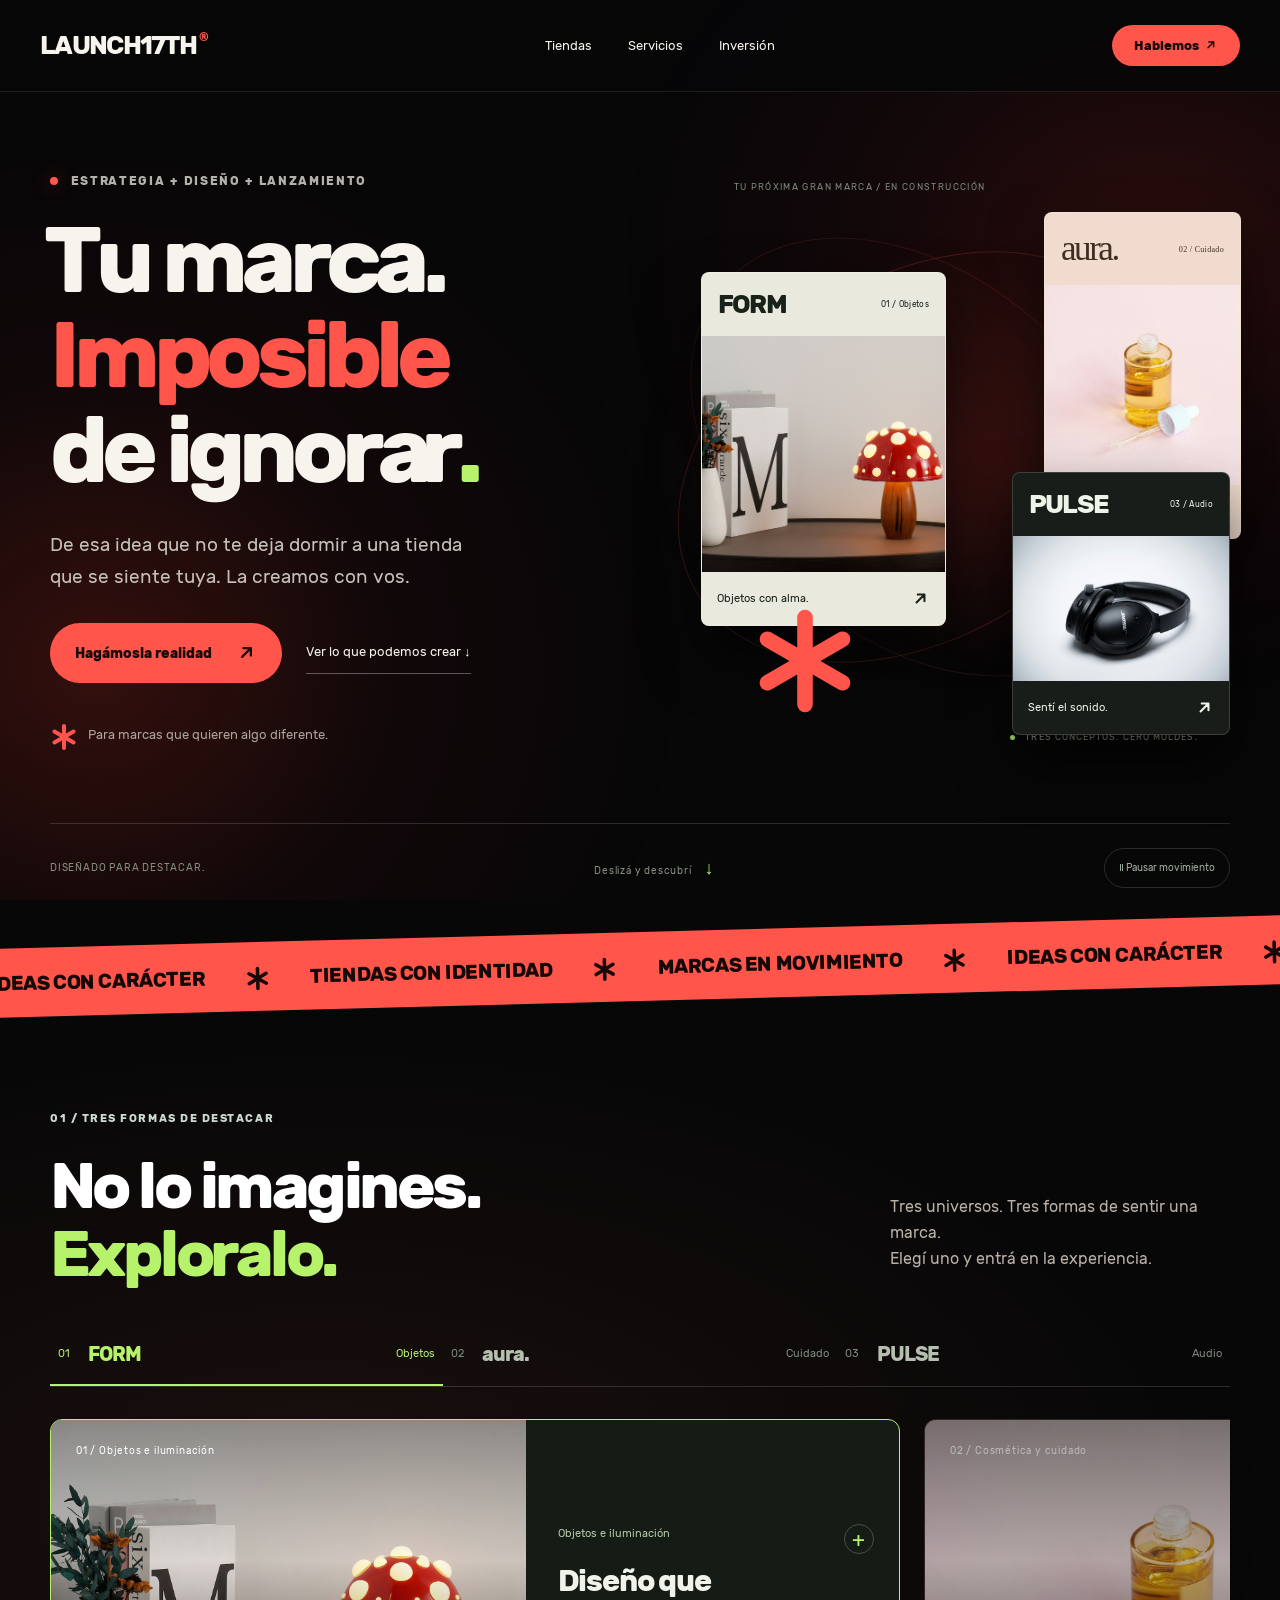
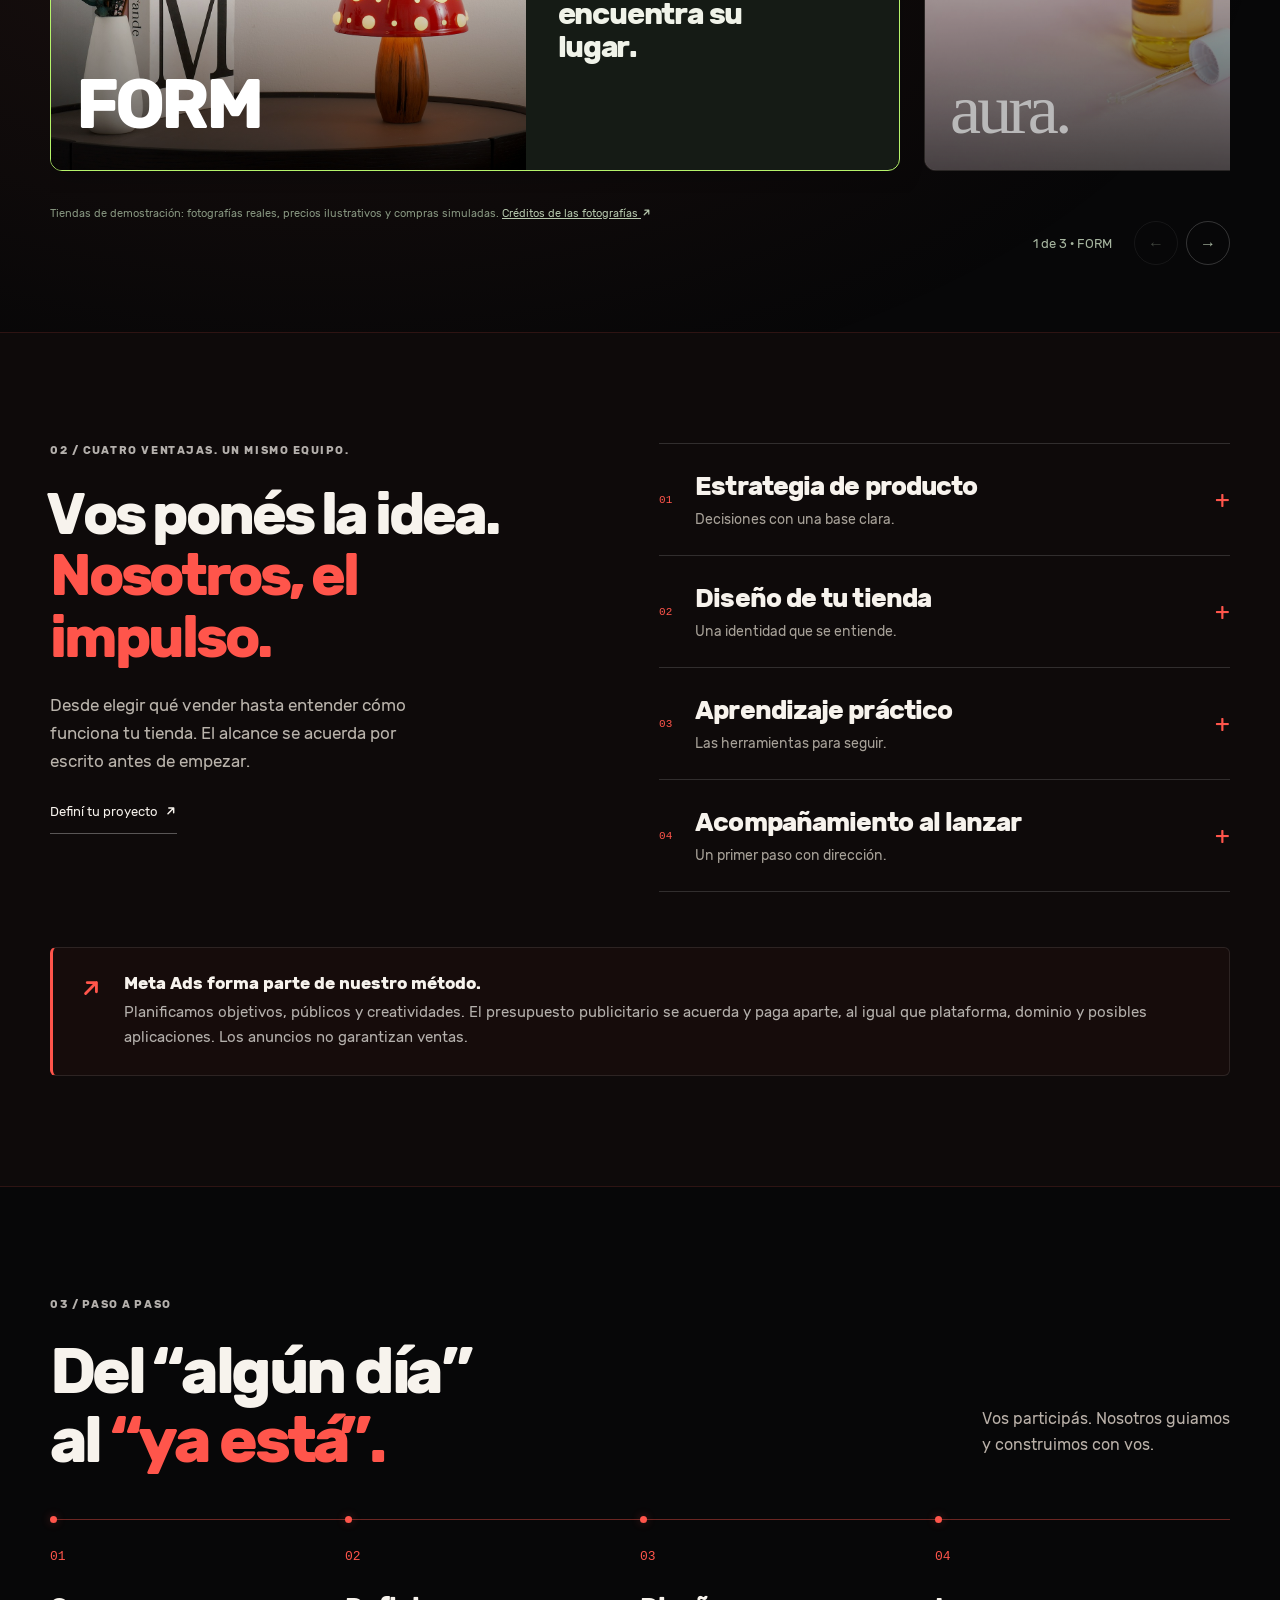
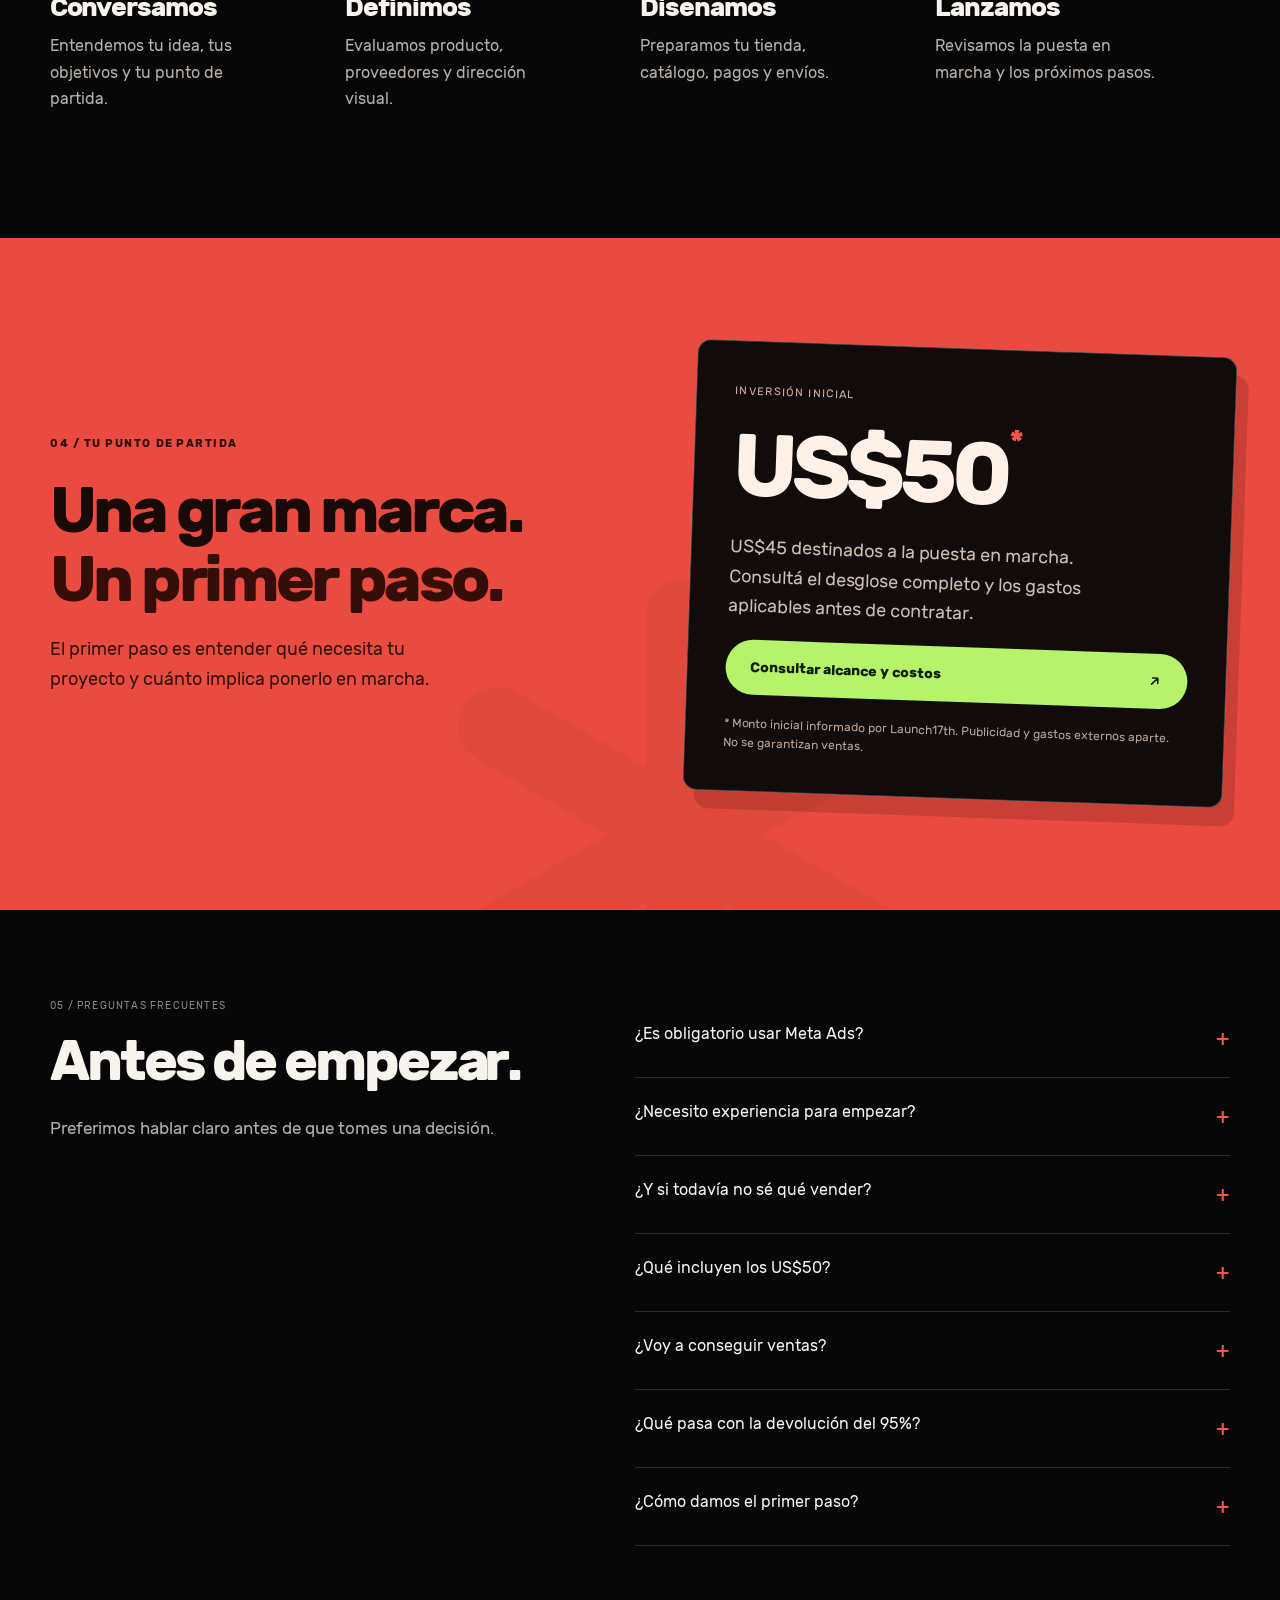
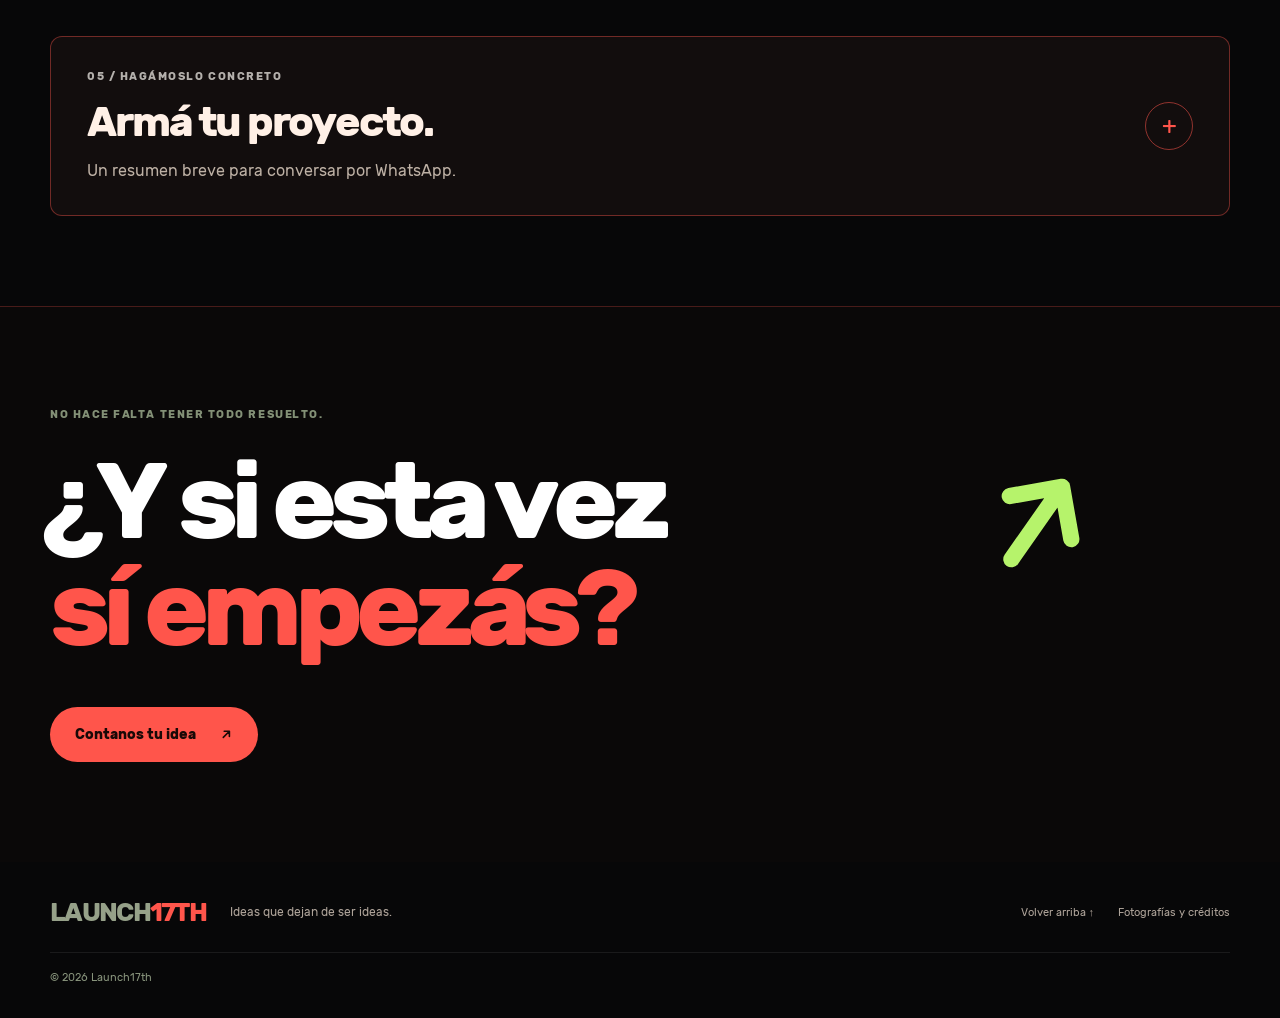
<file: index.html>
<!doctype html><html lang="es"><head><meta charset="utf-8"><meta name="viewport" content="width=device-width,initial-scale=1"><meta name="description" content="Estrategia, diseño de tiendas y acompañamiento para lanzar tu marca. Explorá las tiendas de demostración de Launch17th."><meta name="theme-color" content="#070708"><title>Launch17th — Marcas que se sienten.</title><link rel="icon" href="assets/favicon.svg"><link rel="stylesheet" href="styles.css"><link rel="stylesheet" href="vivo.css"><script src="script.js" defer></script><script src="builder.js" defer></script><link rel="stylesheet" href="mobile-experience.css"><script src="mobile-experience.js" defer></script><link rel="preload" href="assets/fonts/Rubik-Bold.woff" as="font" type="font/woff" crossorigin><link rel="stylesheet" href="red-direction.css"><link rel="stylesheet" href="icons.css"></head><body><svg width="0" height="0" style="position:absolute" aria-hidden="true" focusable="false"><symbol id="i-ne" viewBox="0 0 24 24"><path d="M7 17 17 7M8.5 7H17v8.5" fill="none" stroke="currentColor" stroke-width="2.6" stroke-linecap="round" stroke-linejoin="round"/></symbol><symbol id="i-star" viewBox="0 0 24 24"><path d="M12 2.5v19M3.8 7.25l16.4 9.5M3.8 16.75l16.4-9.5" fill="none" stroke="currentColor" stroke-width="3.4" stroke-linecap="round"/></symbol></svg><div class="living-black" aria-hidden="true"><i class="red-light red-light-one"></i><i class="red-light red-light-two"></i><span class="background-grid"></span></div>
<a class="skip" href="#contenido">Saltar al contenido</a>
<header class="header"><a class="logo" href="index.html" aria-label="Launch17th, inicio">LAUNCH<span>17TH</span><i>®</i></a><nav aria-label="Navegación principal"><a href="#showroom">Tiendas</a><a href="#servicios">Servicios</a><a href="#inversion">Inversión</a></nav><a class="header-contact" href="https://wa.me/message/SSQU6ZWWL33UC1" target="_blank" rel="noopener noreferrer">Hablemos <svg class="ic ic-ne" aria-hidden="true" focusable="false"><use href="#i-ne"/></svg></a></header>
<main id="contenido"><section class="hero wrap"><div class="hero-copy"><p class="eyebrow"><span class="status-dot"></span> Estrategia + diseño + lanzamiento</p><h1>Tu marca.<br><span>Imposible</span><br>de ignorar<span class="red-period">.</span></h1><p class="lead">De esa idea que no te deja dormir a una tienda que se siente tuya. La creamos con vos.</p><div class="actions"><a class="button" href="#proyecto">Hagámosla realidad <span><svg class="ic ic-ne" aria-hidden="true" focusable="false"><use href="#i-ne"/></svg></span></a><a class="text-link" href="#showroom">Ver lo que podemos crear ↓</a></div><div class="hero-note"><span class="tiny-cross"><svg class="ic ic-star" aria-hidden="true" focusable="false"><use href="#i-star"/></svg></span> Para marcas que quieren algo diferente.</div></div><div class="hero-universe" aria-label="Tres identidades de tiendas creadas por Launch17th"><div class="orbit orbit-one" aria-hidden="true"></div><div class="orbit orbit-two" aria-hidden="true"></div><span class="universe-label">TU PRÓXIMA GRAN MARCA / EN CONSTRUCCIÓN</span><a class="floating-card floating-form" href="demo.html?store=form"><span class="float-top">FORM <small>01 / Objetos</small></span><img src="assets/photos/form-01.jpg" alt="Lámpara roja de la tienda FORM"><span class="float-caption">Objetos con alma. <b><svg class="ic ic-ne" aria-hidden="true" focusable="false"><use href="#i-ne"/></svg></b></span></a><a class="floating-card floating-aura" href="demo.html?store=aura"><span class="float-top">aura. <small>02 / Cuidado</small></span><img src="assets/photos/aura-01.jpg" alt="Sérum de la tienda aura."><span class="float-caption">Tu ritual diario. <b><svg class="ic ic-ne" aria-hidden="true" focusable="false"><use href="#i-ne"/></svg></b></span></a><a class="floating-card floating-pulse" href="demo.html?store=pulse"><span class="float-top">PULSE <small>03 / Audio</small></span><img src="assets/photos/pulse-01.jpg" alt="Auriculares de la tienda PULSE"><span class="float-caption">Sentí el sonido. <b><svg class="ic ic-ne" aria-hidden="true" focusable="false"><use href="#i-ne"/></svg></b></span></a><div class="star-badge" aria-hidden="true"><svg class="ic ic-star" aria-hidden="true" focusable="false"><use href="#i-star"/></svg></div><span class="universe-footer"><i></i> TRES CONCEPTOS. CERO MOLDES.</span></div><div class="hero-bottom"><span>DISEÑADO PARA DESTACAR.</span><span>Deslizá y descubrí <b>↓</b></span><button id="motion-toggle" aria-pressed="false">Ⅱ Pausar movimiento</button></div></section><div class="ribbon" aria-hidden="true"><div><span>IDEAS CON CARÁCTER</span><b><svg class="ic ic-star" aria-hidden="true" focusable="false"><use href="#i-star"/></svg></b><span>TIENDAS CON IDENTIDAD</span><b><svg class="ic ic-star" aria-hidden="true" focusable="false"><use href="#i-star"/></svg></b><span>MARCAS EN MOVIMIENTO</span><b><svg class="ic ic-star" aria-hidden="true" focusable="false"><use href="#i-star"/></svg></b><span>IDEAS CON CARÁCTER</span><b><svg class="ic ic-star" aria-hidden="true" focusable="false"><use href="#i-star"/></svg></b><span>TIENDAS CON IDENTIDAD</span><b><svg class="ic ic-star" aria-hidden="true" focusable="false"><use href="#i-star"/></svg></b><span>MARCAS EN MOVIMIENTO</span><b><svg class="ic ic-star" aria-hidden="true" focusable="false"><use href="#i-star"/></svg></b></div></div>
<section class="showroom section" id="showroom" data-atmosphere="form"><div class="showcase-atmosphere" aria-hidden="true"><i class="glow-form"></i><i class="glow-aura"></i><i class="glow-pulse"></i></div><div class="wrap"><div class="section-head"><div><p class="eyebrow">01 / Tres formas de destacar</p><h2>No lo imagines.<br><em>Exploralo.</em></h2></div><p>Tres universos. Tres formas de sentir una marca.<br>Elegí uno y entrá en la experiencia.</p></div><div class="showcase-tabs" role="group" aria-label="Elegir tienda"><button data-store-slide="0" aria-pressed="true">01 <strong>FORM</strong> <span>Objetos</span></button><button data-store-slide="1" aria-pressed="false">02 <strong>aura.</strong> <span>Cuidado</span></button><button data-store-slide="2" aria-pressed="false">03 <strong>PULSE</strong> <span>Audio</span></button></div><div class="carousel-bar"><span id="slide-status" aria-live="polite">1 de 3 · FORM</span><div><button id="previous" class="round" aria-label="Tienda anterior">←</button><button id="next" class="round" aria-label="Tienda siguiente">→</button></div></div><div class="store-carousel" id="store-carousel" role="region" aria-label="Carrusel de tiendas de demostración" tabindex="0"><article class="store-card form" data-name="FORM" aria-label="1 de 3: FORM"><div class="store-photo"><img src="assets/photos/form-01.jpg" alt="Lámpara roja junto a libros" loading="lazy"><span class="store-number">01 / Objetos e iluminación</span><strong>FORM</strong></div><details class="store-details"><summary><span><small>Objetos e iluminación</small><span>Diseño que encuentra su lugar.</span></span><span class="expand-icon">+</span></summary><div class="store-description"><p>Composiciones editoriales y luz natural. Una identidad sobria para objetos que merecen ser protagonistas.</p><a class="button" href="demo.html?store=form">Explorar tienda FORM <svg class="ic ic-ne" aria-hidden="true" focusable="false"><use href="#i-ne"/></svg></a></div></details></article><article class="store-card aura" data-name="aura." aria-label="2 de 3: aura."><div class="store-photo"><img src="assets/photos/aura-01.jpg" alt="Frasco de sérum con gotero" loading="lazy"><span class="store-number">02 / Cosmética y cuidado</span><strong>aura.</strong></div><details class="store-details"><summary><span><small>Cosmética y cuidado personal</small><span>Un ritual para todos los días.</span></span><span class="expand-icon">+</span></summary><div class="store-description"><p>Espacios limpios y fotografía cercana. Una experiencia delicada, clara y centrada en el cuidado personal.</p><a class="button" href="demo.html?store=aura">Explorar tienda aura. <svg class="ic ic-ne" aria-hidden="true" focusable="false"><use href="#i-ne"/></svg></a></div></details></article><article class="store-card pulse" data-name="PULSE" aria-label="3 de 3: PULSE"><div class="store-photo"><img src="assets/photos/pulse-01.jpg" alt="Auriculares negros Bose" loading="lazy"><span class="store-number">03 / Tecnología y audio</span><strong>PULSE</strong></div><details class="store-details"><summary><span><small>Audio y tecnología</small><span>Dale espacio a tu sonido.</span></span><span class="expand-icon">+</span></summary><div class="store-description"><p>Contraste, precisión y producto en primer plano. Una identidad con carácter para tecnología y audio.</p><a class="button" href="demo.html?store=pulse">Explorar tienda PULSE <svg class="ic ic-ne" aria-hidden="true" focusable="false"><use href="#i-ne"/></svg></a></div></details></article></div><p class="caption">Tiendas de demostración: fotografías reales, precios ilustrativos y compras simuladas. <a href="photo-credits.html">Créditos de las fotografías <svg class="ic ic-ne" aria-hidden="true" focusable="false"><use href="#i-ne"/></svg></a></p></div></section>
<section class="services section" id="servicios"><div class="wrap service-layout"><div><p class="eyebrow">02 / Cuatro ventajas. Un mismo equipo.</p><h2>Vos ponés la idea.<br><em>Nosotros, el impulso.</em></h2><p>Desde elegir qué vender hasta entender cómo funciona tu tienda. El alcance se acuerda por escrito antes de empezar.</p><a class="text-link" href="#proyecto">Definí tu proyecto <svg class="ic ic-ne" aria-hidden="true" focusable="false"><use href="#i-ne"/></svg></a></div><div class="service-list"><details><summary><span class="service-num">01</span><span><strong>Estrategia de producto</strong><small>Decisiones con una base clara.</small></span><span class="expand-icon">+</span></summary><p>Exploramos alternativas y evaluamos proveedores y márgenes. Vos compartís objetivos, presupuesto y preferencias; las decisiones se toman juntos.</p><div class="service-visual strategy-visual"><p class="visual-label">Así ordenamos el punto de partida</p><div class="strategy-map"><span>Tu idea</span><b aria-hidden="true">↓</b><div><span>Producto</span><span>Proveedores</span><span>Márgenes</span></div><b aria-hidden="true">↓</b><strong>Una dirección clara <svg class="ic ic-ne" aria-hidden="true" focusable="false"><use href="#i-ne"/></svg></strong></div><p class="visual-note">Evaluamos opciones con vos antes de elegir.</p></div></details><details><summary><span class="service-num">02</span><span><strong>Diseño de tu tienda</strong><small>Una identidad que se entiende.</small></span><span class="expand-icon">+</span></summary><p>Diseñamos y preparamos tu presencia en Shopify: catálogo, pagos y envíos. Antes de empezar definimos productos, páginas, contenido, integraciones, revisiones y fecha de entrega. Los desarrollos especiales se cotizan según alcance.</p><div class="service-visual design-visual"><p class="visual-label">Del producto a una identidad</p><div class="mini-editorial"><div><span>FORM / ILUMINACIÓN</span><strong>Una luz.<br>Otro espacio.</strong><span class="mini-link">Explorá la colección <svg class="ic ic-ne" aria-hidden="true" focusable="false"><use href="#i-ne"/></svg></span></div><img src="assets/photos/form-01.jpg" alt="Ejemplo de composición editorial con una lámpara roja" loading="lazy" width="160" height="180"></div><div class="design-spec"><span>Identidad</span><span>Catálogo</span><span>Compra</span></div><p class="visual-note">Ejemplo de diseño. El alcance se define para cada proyecto.</p></div></details><details><summary><span class="service-num">03</span><span><strong>Aprendizaje práctico</strong><small>Las herramientas para seguir.</small></span><span class="expand-icon">+</span></summary><p>Te orientamos para administrar tu tienda y entender anuncios y métricas. Acordamos los temas y la modalidad del acompañamiento según tu punto de partida.</p><div class="service-visual learning-visual"><p class="visual-label">Para que puedas seguir por tu cuenta</p><ol class="learning-steps"><li><span>01</span><div><strong>Administrá tu tienda</strong><small>Productos, precios y contenido.</small></div></li><li><span>02</span><div><strong>Entendé tus anuncios</strong><small>Objetivos, públicos y presupuesto.</small></div></li><li><span>03</span><div><strong>Leé los resultados</strong><small>Visitas, acciones y próximos ajustes.</small></div></li></ol></div></details><details><summary><span class="service-num">04</span><span><strong>Acompañamiento al lanzar</strong><small>Un primer paso con dirección.</small></span><span class="expand-icon">+</span></summary><p>Revisamos la puesta en marcha, planificamos Meta Ads y detectamos oportunidades de mejora. La duración y frecuencia del acompañamiento se acuerdan por escrito.</p><div class="service-visual launch-visual"><p class="visual-label">Un lanzamiento acompañado</p><ol class="launch-path"><li><span aria-hidden="true">01</span><div><strong>Revisamos</strong><small>Tienda, catálogo y recorrido de compra.</small></div></li><li><span aria-hidden="true">02</span><div><strong>Planificamos</strong><small>Campañas, objetivos y presupuesto.</small></div></li><li><span aria-hidden="true">03</span><div><strong>Ajustamos</strong><small>Aprendemos de las primeras acciones.</small></div></li></ol><p class="visual-note">La duración del acompañamiento se acuerda por escrito.</p></div></details></div></div><div class="wrap"><aside class="ads-note"><span class="red-mark"><svg class="ic ic-ne" aria-hidden="true" focusable="false"><use href="#i-ne"/></svg></span><div><strong>Meta Ads forma parte de nuestro método.</strong><p>Planificamos objetivos, públicos y creatividades. El presupuesto publicitario se acuerda y paga aparte, al igual que plataforma, dominio y posibles aplicaciones. Los anuncios no garantizan ventas.</p></div></aside></div></section>
<section class="section process wrap" id="proceso"><div class="section-head"><div><p class="eyebrow">03 / Paso a paso</p><h2>Del “algún día”<br>al <em>“ya está”.</em></h2></div><p>Vos participás. Nosotros guiamos<br>y construimos con vos.</p></div><ol class="steps"><li><span>01</span><h3>Conversamos</h3><p>Entendemos tu idea, tus objetivos y tu punto de partida.</p></li><li><span>02</span><h3>Definimos</h3><p>Evaluamos producto, proveedores y dirección visual.</p></li><li><span>03</span><h3>Diseñamos</h3><p>Preparamos tu tienda, catálogo, pagos y envíos.</p></li><li><span>04</span><h3>Lanzamos</h3><p>Revisamos la puesta en marcha y los próximos pasos.</p></li></ol></section>
<section class="investment section" id="inversion"><div class="wrap investment-layout"><div><p class="eyebrow">04 / Tu punto de partida</p><h2>Una gran marca.<br><em>Un primer paso.</em></h2><p>El primer paso es entender qué necesita tu proyecto y cuánto implica ponerlo en marcha.</p></div><div class="price-card"><span>Inversión inicial</span><div class="price">US$50<span>*</span></div><p>US$45 destinados a la puesta en marcha. Consultá el desglose completo y los gastos aplicables antes de contratar.</p><a class="button" href="https://wa.me/message/SSQU6ZWWL33UC1" target="_blank" rel="noopener noreferrer">Consultar alcance y costos <svg class="ic ic-ne" aria-hidden="true" focusable="false"><use href="#i-ne"/></svg></a><small>* Monto inicial informado por Launch17th. Publicidad y gastos externos aparte. No se garantizan ventas.</small></div></div></section>
<section class="faq light-section" id="preguntas" aria-labelledby="faq-title"><div class="wrap faq-layout"><div class="faq-side reveal"><div class="section-eyebrow dark-eyebrow"><span>05 / PREGUNTAS FRECUENTES</span></div><h2 id="faq-title">Antes de empezar.</h2><p>Preferimos hablar claro antes de que tomes una decisión.</p></div><div class="faq-items reveal"><details><summary>¿Es obligatorio usar Meta Ads? <span>+</span></summary><p>Sí, para trabajar con nuestro plan de lanzamiento. Definimos el presupuesto con vos antes de contratar; no está incluido en la inversión inicial. No se garantizan ventas.</p></details><details><summary>¿Necesito experiencia para empezar? <span>+</span></summary><p>No. La idea es acompañarte desde cero y que aprendas mientras armamos tu tienda.</p></details><details><summary>¿Y si todavía no sé qué vender? <span>+</span></summary><p>Te ayudamos a investigar alternativas, evaluar proveedores, precios y márgenes antes de decidir.</p></details><details><summary>¿Qué incluyen los US$50? <span>+</span></summary><p>Es la inversión inicial para empezar. US$45 se destinan a la puesta en marcha de tu proyecto. Pedí el desglose y consultá si aplican costos adicionales.</p></details><details><summary>¿Voy a conseguir ventas? <span>+</span></summary><p>Las ventas no están aseguradas. Dependen del producto, la demanda, los anuncios y otros factores. El objetivo es lanzar con una base sólida y aprender de los resultados.</p></details><details><summary>¿Qué pasa con la devolución del 95%? <span>+</span></summary><p>La propuesta original de Launch17th contempla una devolución del 95% si no recibís ventas. Solicitá previamente todos los plazos, requisitos, exclusiones y condiciones por escrito.</p></details><details><summary>¿Cómo damos el primer paso? <span>+</span></summary><p>Escribinos por WhatsApp, contanos tu idea y te explicamos cómo trabajaríamos juntos.</p></details></div></div></section>
<section class="project-section section" id="proyecto"><div class="wrap"><details class="project-disclosure"><summary><span><span class="eyebrow">05 / Hagámoslo concreto</span><strong>Armá tu proyecto.</strong><span>Un resumen breve para conversar por WhatsApp.</span></span><span class="expand-icon">+</span></summary><section class="project-builder" aria-label="Configurador de proyecto"><div class="wrap"><div class="builder-layout"><div class="builder-intro"><h2>Contanos tu idea.</h2><p>Contanos qué tenés en mente. Armá un resumen para conversar sobre tu proyecto, sin compromiso.</p><ol class="builder-progress" aria-label="Pasos del configurador"><li aria-current="step">01 / Tu punto de partida</li><li>02 / Tu dirección</li><li>03 / Tu resumen</li></ol><p class="lab-caption">Tus respuestas quedan en esta página hasta que decidas compartirlas. No se envían automáticamente.</p></div><form id="project-form" class="builder-form"><fieldset data-builder-step="0"><legend tabindex="-1">¿Qué querés construir?</legend><label class="field-label" for="project-category">¿Qué vendés o te gustaría vender?</label><select id="project-category" name="category" required><option value="">Elegí una opción</option><option>Objetos y decoración</option><option>Cosmética y cuidado personal</option><option>Tecnología y audio</option><option>Moda y accesorios</option><option>Otro rubro</option><option>Todavía estoy explorando</option></select><label class="field-label" for="project-stage">¿En qué etapa estás?</label><select id="project-stage" name="stage" required><option value="">Elegí una opción</option><option>Tengo una idea, quiero empezar</option><option>Tengo productos, necesito una tienda</option><option>Ya tengo una tienda, quiero mejorarla</option></select><label class="field-label" for="project-name">Nombre de tu marca <span>(opcional)</span></label><input id="project-name" name="brand" maxlength="80" placeholder="Tu próxima gran marca" autocomplete="organization"><button class="builder-next" type="button">ELEGIR DIRECCIÓN <svg class="ic ic-ne" aria-hidden="true" focusable="false"><use href="#i-ne"/></svg></button></fieldset>
<fieldset data-builder-step="1" hidden disabled><legend tabindex="-1">¿Cómo querés que se sienta?</legend><label class="field-label" for="project-style">Dirección visual</label><select id="project-style" name="style" required><option value="">Elegí un estilo</option><option>Editorial / FORM</option><option>Sensorial / aura.</option><option>Inmersivo / PULSE</option><option>Quiero que me orienten</option></select><p class="field-label">¿En qué necesitás ayuda? <span>(podés elegir varias)</span></p><div class="need-options"><label><input type="checkbox" name="needs" value="Estrategia de producto"> Estrategia de producto</label><label><input type="checkbox" name="needs" value="Diseño de tienda"> Diseño de tienda</label><label><input type="checkbox" name="needs" value="Experiencia 3D"> Experiencia 3D</label><label><input type="checkbox" name="needs" value="Acompañamiento"> Acompañamiento</label></div><div class="ads-included">+ META ADS / INCLUIDO EN EL MÉTODO<p>Obligatorio para el plan de lanzamiento. Presupuesto publicitario aparte, acordado antes de contratar.</p></div><label class="field-label" for="project-note">Algo más que debamos saber <span>(opcional)</span></label><textarea id="project-note" name="note" maxlength="700" rows="3" placeholder="Tu idea, una referencia o qué te gustaría lograr…"></textarea><div class="builder-actions"><button class="builder-back" type="button">← VOLVER</button><button class="builder-next" type="button">VER MI RESUMEN <svg class="ic ic-ne" aria-hidden="true" focusable="false"><use href="#i-ne"/></svg></button></div></fieldset>
<fieldset data-builder-step="2" hidden disabled><legend tabindex="-1">Listo para dar el primer paso.</legend><p class="summary-note">Revisá tu resumen. Copialo y pegalo en nuestro chat de WhatsApp para empezar la conversación.</p><label class="field-label" for="project-summary">Tu proyecto</label><textarea id="project-summary" readonly rows="12"></textarea><div class="summary-actions"><button id="copy-project" type="button">1. COPIAR RESUMEN</button><a href="https://wa.me/message/SSQU6ZWWL33UC1" target="_blank" rel="noopener noreferrer">2. ABRIR WHATSAPP <svg class="ic ic-ne" aria-hidden="true" focusable="false"><use href="#i-ne"/></svg></a></div><p id="copy-status" role="status" aria-live="polite"></p><p class="lab-caption">Este resumen es una consulta, no una contratación ni una cotización. Confirmaremos alcance, plazos y costos antes de empezar.</p><div class="builder-actions"><button class="builder-back" type="button">← EDITAR</button><button id="project-restart" type="button">EMPEZAR DE NUEVO</button></div></fieldset></form></div></div></section></details></div></section>
<section class="contact section"><div class="wrap"><p class="eyebrow">No hace falta tener todo resuelto.</p><h2>¿Y si esta vez<br><em>sí empezás?</em><span><svg class="ic ic-ne" aria-hidden="true" focusable="false"><use href="#i-ne"/></svg></span></h2><a class="button light" href="https://wa.me/message/SSQU6ZWWL33UC1" target="_blank" rel="noopener noreferrer">Contanos tu idea <svg class="ic ic-ne" aria-hidden="true" focusable="false"><use href="#i-ne"/></svg></a></div></section></main><footer class="wrap"><a class="logo" href="#">LAUNCH<span>17TH</span></a><span>Ideas que dejan de ser ideas.</span><a href="#contenido">Volver arriba ↑</a><a href="photo-credits.html">Fotografías y créditos</a><small>© 2026 Launch17th</small></footer><aside class="mobile-contact" id="mobile-contact" aria-label="Consultar por tu proyecto" hidden><div><span>¿La próxima es tu marca?</span><a href="https://wa.me/message/SSQU6ZWWL33UC1" target="_blank" rel="noopener noreferrer">Hablemos <b aria-hidden="true"><svg class="ic ic-ne" aria-hidden="true" focusable="false"><use href="#i-ne"/></svg></b></a></div><button type="button" id="dismiss-contact" aria-label="Cerrar sugerencia de contacto">×</button></aside></body></html>
</file>
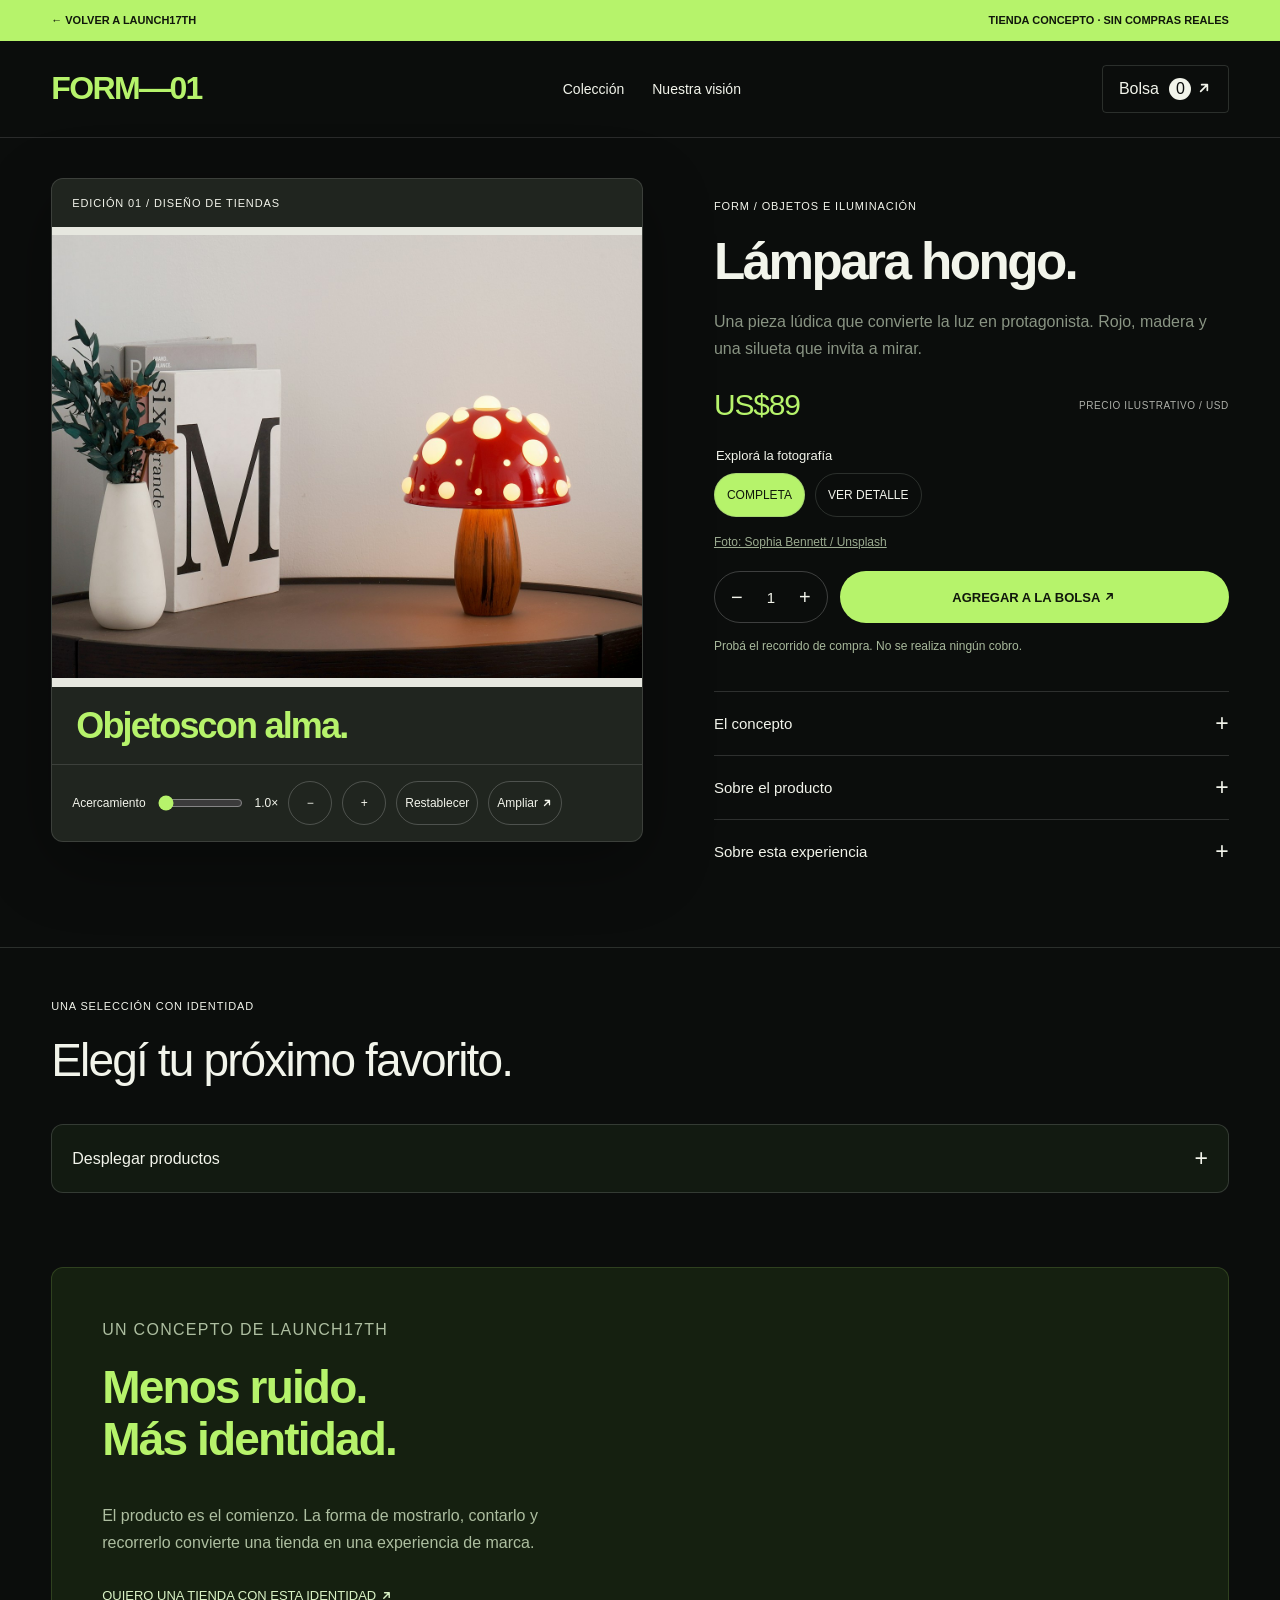
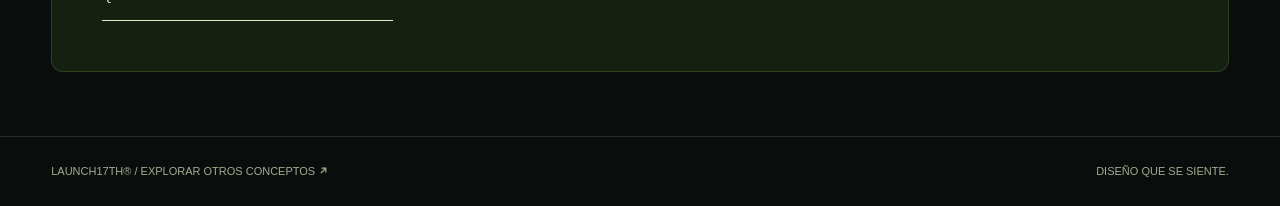
<file: demo.html>
<!doctype html><html lang="es"><head><meta charset="utf-8"><meta name="viewport" content="width=device-width,initial-scale=1"><meta name="description" content="Galería interactiva de tiendas de muestra por Launch17th."><title>Tiendas de muestra — Launch17th</title><link rel="icon" href="assets/favicon.svg"><script src="demo.js" defer></script><link rel="stylesheet" href="demo.css"><link rel="stylesheet" href="shop-vivo.css"><link rel="stylesheet" href="icons.css"></head><body><svg width="0" height="0" style="position:absolute" aria-hidden="true" focusable="false"><symbol id="i-ne" viewBox="0 0 24 24"><path d="M7 17 17 7M8.5 7H17v8.5" fill="none" stroke="currentColor" stroke-width="2.6" stroke-linecap="round" stroke-linejoin="round"/></symbol><symbol id="i-star" viewBox="0 0 24 24"><path d="M12 2.5v19M3.8 7.25l16.4 9.5M3.8 16.75l16.4-9.5" fill="none" stroke="currentColor" stroke-width="3.4" stroke-linecap="round"/></symbol></svg><div class="demo-banner"><a href="index.html#showroom">← VOLVER A LAUNCH17TH</a><span>TIENDA CONCEPTO · SIN COMPRAS REALES</span></div><header class="shop-header"><a id="brand" href="#">FORM—01</a><nav><a href="#collection">Colección</a><a href="#story">Nuestra visión</a></nav><button id="cart-open">Bolsa <span id="cart-count">0</span> <svg class="ic ic-ne" aria-hidden="true" focusable="false"><use href="#i-ne"/></svg></button></header><main><section class="product-layout"><div class="product-stage" id="product-stage"><span class="edition">EDICIÓN 01 / DISEÑO DE TIENDAS</span><div class="photo-window"><img id="photo-main" src="assets/photos/form-01.jpg" alt="Lámpara roja con forma de hongo" fetchpriority="high"></div><span class="viewer-caption">PRODUCTOS REALES / SELECCIÓN FOTOGRÁFICA</span><span class="stage-word" id="stage-word"></span><div class="product-tools"><label for="photo-zoom">Acercamiento</label><input id="photo-zoom" type="range" min="1" max="2.5" step="0.1" value="1" aria-label="Acercar fotografía"><output id="zoom-value">1.0×</output><button id="zoom-out" aria-label="Alejar fotografía">−</button><button id="zoom-in" aria-label="Acercar fotografía">+</button><button id="reset">Restablecer</button><button id="photo-open">Ampliar <svg class="ic ic-ne" aria-hidden="true" focusable="false"><use href="#i-ne"/></svg></button></div></div><div class="product-info"><p class="eyebrow" id="eyebrow">FORM / OBJETOS E ILUMINACIÓN</p><h1 id="product-title">Lámpara de mesa.</h1><p class="intro" id="product-description"></p><div class="price-row"><span id="price"></span><span>PRECIO ILUSTRATIVO / USD</span></div><fieldset class="photo-view-options"><legend>Explorá la fotografía</legend><div><button type="button" data-view="full" aria-pressed="true">COMPLETA</button><button type="button" data-view="detail" aria-pressed="false">VER DETALLE</button></div></fieldset><a id="photo-credit" class="photo-credit" href="https://unsplash.com" target="_blank" rel="noopener noreferrer"></a><div class="buy-row"><div class="qty"><button id="minus" aria-label="Reducir cantidad">−</button><output id="qty">1</output><button id="plus" aria-label="Aumentar cantidad">+</button></div><button id="add">AGREGAR A LA BOLSA <svg class="ic ic-ne" aria-hidden="true" focusable="false"><use href="#i-ne"/></svg></button></div><p id="feedback" role="status" aria-live="polite">Probá el recorrido de compra. No se realiza ningún cobro.</p><details><summary>El concepto <span>+</span></summary><p id="concept-description"></p></details><details><summary>Sobre el producto <span>+</span></summary><p id="materials"></p></details><details><summary>Sobre esta experiencia <span>+</span></summary><p>Una demostración de diseño y navegación creada por Launch17th. Fotografías de productos reales; precios y catálogo de demostración. No hay ventas, existencias ni envíos reales. Las marcas fotografiadas no están asociadas a Launch17th.</p></details></div></section><section class="collection" id="collection"><div><p class="eyebrow">UNA SELECCIÓN CON IDENTIDAD</p><h2>Elegí tu próximo favorito.</h2></div><details class="collection-disclosure"><summary>Desplegar productos <span>+</span></summary><p class="collection-hint">Deslizá para explorar y tocá un producto para seleccionarlo.</p><div id="collection-grid" role="region" aria-label="Selección de productos" tabindex="0"></div></details></section><section class="story" id="story"><p class="eyebrow">UN CONCEPTO DE LAUNCH17TH</p><h2 id="story-title">Menos ruido.<br>Más identidad.</h2><p>El producto es el comienzo. La forma de mostrarlo, contarlo y recorrerlo convierte una tienda en una experiencia de marca.</p><a href="https://wa.me/message/SSQU6ZWWL33UC1" target="_blank" rel="noopener noreferrer">QUIERO UNA TIENDA CON ESTA IDENTIDAD <svg class="ic ic-ne" aria-hidden="true" focusable="false"><use href="#i-ne"/></svg></a></section></main><footer><a href="index.html#showroom">LAUNCH17TH® / EXPLORAR OTROS CONCEPTOS <svg class="ic ic-ne" aria-hidden="true" focusable="false"><use href="#i-ne"/></svg></a><span>DISEÑO QUE SE SIENTE.</span></footer><dialog id="cart"><div class="cart-heading"><h2>Tu bolsa.</h2><button id="cart-close" aria-label="Cerrar bolsa">✕</button></div><p class="cart-note">Carrito de demostración · Sin pagos reales</p><div id="cart-items"></div><div class="total"><span>Subtotal ilustrativo</span><strong id="cart-total">US$0</strong></div><button id="finish">FINALIZAR DEMOSTRACIÓN <svg class="ic ic-ne" aria-hidden="true" focusable="false"><use href="#i-ne"/></svg></button><p id="cart-message" role="status" aria-live="polite"></p></dialog><dialog id="photo-dialog"><button id="photo-close" aria-label="Cerrar fotografía">CERRAR ✕</button><img id="full-photo" alt=""><p>Fotografía completa · Usá el acercamiento de tu dispositivo para explorar.</p></dialog></body></html>
</file>
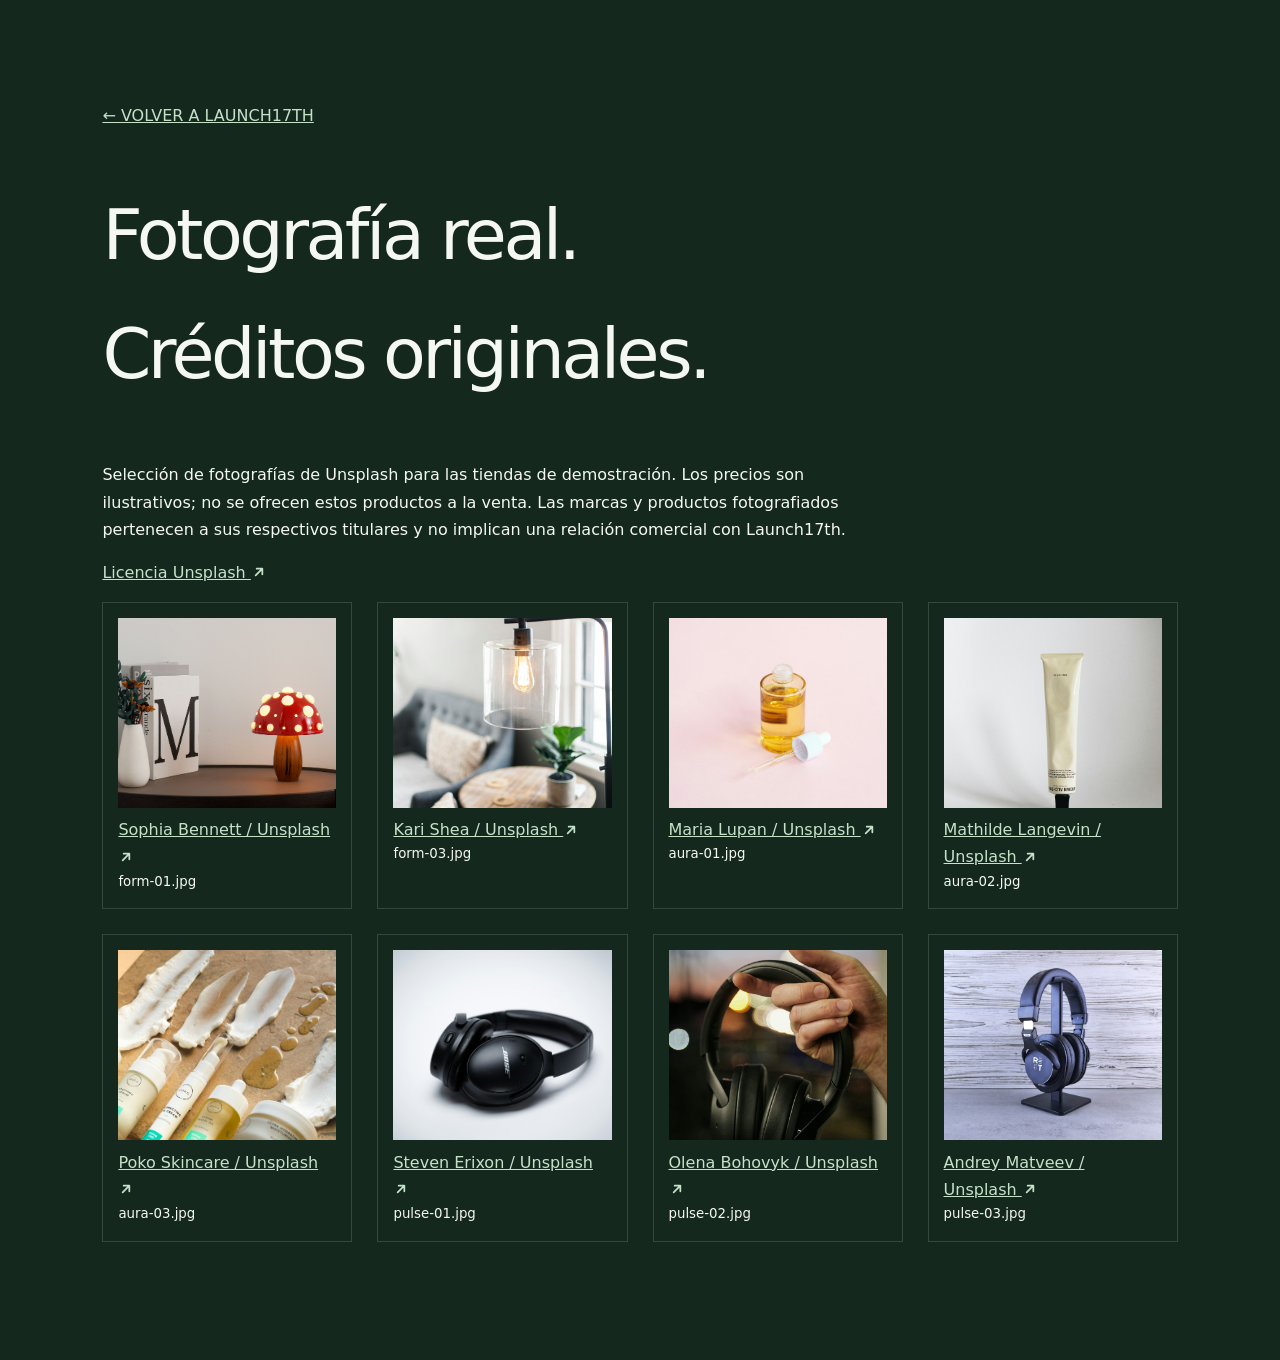
<file: photo-credits.html>
<!doctype html><html lang="es"><head><meta charset="utf-8"><meta name="viewport" content="width=device-width,initial-scale=1"><title>Fotografías y créditos — Launch17th</title><style>body{margin:0;padding:8%;background:#14281e;color:#f5f7f2;font:16px/1.7 system-ui}a{color:#c5e2c9}h1{font-weight:500;letter-spacing:-.05em;font-size:clamp(34px,6vw,70px)}ul{padding:0;list-style:none;display:grid;grid-template-columns:repeat(auto-fit,minmax(220px,1fr));gap:25px}li{border:1px solid #ffffff25;padding:15px}img{width:100%;height:190px;object-fit:cover}small{display:block}p{max-width:760px}</style><link rel="stylesheet" href="icons.css"></head><body><svg width="0" height="0" style="position:absolute" aria-hidden="true" focusable="false"><symbol id="i-ne" viewBox="0 0 24 24"><path d="M7 17 17 7M8.5 7H17v8.5" fill="none" stroke="currentColor" stroke-width="2.6" stroke-linecap="round" stroke-linejoin="round"/></symbol><symbol id="i-star" viewBox="0 0 24 24"><path d="M12 2.5v19M3.8 7.25l16.4 9.5M3.8 16.75l16.4-9.5" fill="none" stroke="currentColor" stroke-width="3.4" stroke-linecap="round"/></symbol></svg><a href="index.html#showroom">← VOLVER A LAUNCH17TH</a><h1>Fotografía real.<br>Créditos originales.</h1><p>Selección de fotografías de Unsplash para las tiendas de demostración. Los precios son ilustrativos; no se ofrecen estos productos a la venta. Las marcas y productos fotografiados pertenecen a sus respectivos titulares y no implican una relación comercial con Launch17th.</p><p><a href="https://unsplash.com/license" target="_blank" rel="noopener noreferrer">Licencia Unsplash <svg class="ic ic-ne" aria-hidden="true" focusable="false"><use href="#i-ne"/></svg></a></p><ul><li><img src="assets/photos/form-01.jpg" alt="Fotografía de producto por Sophia Bennett" loading="lazy"><a href="https://unsplash.com/photos/jbeCh-UcSGg" target="_blank" rel="noopener noreferrer">Sophia Bennett / Unsplash <svg class="ic ic-ne" aria-hidden="true" focusable="false"><use href="#i-ne"/></svg></a><small>form-01.jpg</small></li><li><img src="assets/photos/form-03.jpg" alt="Fotografía de producto por Kari Shea" loading="lazy"><a href="https://unsplash.com/photos/heISypiCno4" target="_blank" rel="noopener noreferrer">Kari Shea / Unsplash <svg class="ic ic-ne" aria-hidden="true" focusable="false"><use href="#i-ne"/></svg></a><small>form-03.jpg</small></li><li><img src="assets/photos/aura-01.jpg" alt="Fotografía de producto por Maria Lupan" loading="lazy"><a href="https://unsplash.com/photos/BlcA2-o-7IM" target="_blank" rel="noopener noreferrer">Maria Lupan / Unsplash <svg class="ic ic-ne" aria-hidden="true" focusable="false"><use href="#i-ne"/></svg></a><small>aura-01.jpg</small></li><li><img src="assets/photos/aura-02.jpg" alt="Fotografía de producto por Mathilde Langevin" loading="lazy"><a href="https://unsplash.com/photos/2ObVEZxUDlc" target="_blank" rel="noopener noreferrer">Mathilde Langevin / Unsplash <svg class="ic ic-ne" aria-hidden="true" focusable="false"><use href="#i-ne"/></svg></a><small>aura-02.jpg</small></li><li><img src="assets/photos/aura-03.jpg" alt="Fotografía de producto por Poko Skincare" loading="lazy"><a href="https://unsplash.com/photos/iexrtpiWLEw" target="_blank" rel="noopener noreferrer">Poko Skincare / Unsplash <svg class="ic ic-ne" aria-hidden="true" focusable="false"><use href="#i-ne"/></svg></a><small>aura-03.jpg</small></li><li><img src="assets/photos/pulse-01.jpg" alt="Fotografía de producto por Steven Erixon" loading="lazy"><a href="https://unsplash.com/photos/v_mf1iidtnk" target="_blank" rel="noopener noreferrer">Steven Erixon / Unsplash <svg class="ic ic-ne" aria-hidden="true" focusable="false"><use href="#i-ne"/></svg></a><small>pulse-01.jpg</small></li><li><img src="assets/photos/pulse-02.jpg" alt="Fotografía de producto por Olena Bohovyk" loading="lazy"><a href="https://unsplash.com/photos/BRkFjOTBx_w" target="_blank" rel="noopener noreferrer">Olena Bohovyk / Unsplash <svg class="ic ic-ne" aria-hidden="true" focusable="false"><use href="#i-ne"/></svg></a><small>pulse-02.jpg</small></li><li><img src="assets/photos/pulse-03.jpg" alt="Fotografía de producto por Andrey Matveev" loading="lazy"><a href="https://unsplash.com/photos/MjF2TefACtg" target="_blank" rel="noopener noreferrer">Andrey Matveev / Unsplash <svg class="ic ic-ne" aria-hidden="true" focusable="false"><use href="#i-ne"/></svg></a><small>pulse-03.jpg</small></li></ul></body></html>
</file>
<file: styles.css>
:root{--ink:#141815;--green:#155c43;--paper:#f7f8f4;--line:#d9ded7;--red:#c2372c;--muted:#5b665e;font-family:Arial,Helvetica,sans-serif;color:var(--ink);background:var(--paper);font-synthesis:none}*{box-sizing:border-box}html{scroll-behavior:smooth;scroll-padding-top:90px}body{margin:0}button,input,select,textarea{font:inherit}button,a,summary{-webkit-tap-highlight-color:transparent}a{color:inherit;text-decoration:none}button,summary{cursor:pointer}button{color:inherit}img{display:block;max-width:100%}p{line-height:1.65}button,a,input,select,textarea,summary{touch-action:manipulation}a:focus-visible,button:focus-visible,summary:focus-visible,input:focus-visible,select:focus-visible,textarea:focus-visible,[tabindex]:focus-visible{outline:3px solid var(--red);outline-offset:5px}button:disabled{opacity:.35;cursor:default}.wrap{width:min(1180px,calc(100% - 80px));margin-inline:auto}.section{padding-block:84px}.header{height:84px;display:flex;align-items:center;justify-content:space-between;padding:0 40px;border-bottom:1px solid var(--line);background:var(--paper);gap:24px}.logo{font-size:25px;letter-spacing:-1.6px;font-weight:800;white-space:nowrap}.logo span{color:var(--green)}.logo i{font-size:12px;vertical-align:top;margin-left:3px;font-style:normal}.header nav{display:flex;gap:30px;font-size:14px}.header-contact{border-bottom:2px solid var(--red);padding:12px 0;font-size:14px}.skip{position:absolute;top:-100px;z-index:20;background:white;padding:15px}.skip:focus{top:0}.hero{display:grid;grid-template-columns:1.1fr 1fr;gap:64px;padding-block:72px 88px;align-items:center}.eyebrow{font-size:12px;letter-spacing:.08em;text-transform:uppercase;font-weight:600;display:block;margin:0 0 24px;line-height:1.5}.status-dot{display:inline-block;width:8px;height:8px;background:var(--red);border-radius:50%;margin-right:8px}h1,h2,h3,p{margin-top:0}h1{font-size:clamp(42px,5.3vw,74px);line-height:1.05;letter-spacing:-.055em;font-weight:600;margin-bottom:26px}h1 em{font-style:normal;color:var(--green)}h2{font-size:clamp(30px,3.4vw,46px);font-weight:500;letter-spacing:-.045em;line-height:1.12;margin-bottom:22px}h3{font-size:19px;letter-spacing:-.025em}.lead{font-size:18px;max-width:420px;color:var(--muted)}.actions{display:flex;gap:24px;align-items:center;flex-wrap:wrap;margin-top:32px}.button{display:inline-flex;align-items:center;justify-content:space-between;gap:20px;min-height:50px;padding:16px 22px;background:var(--green);color:#fff;border:0;border-radius:4px;font-size:14px;font-weight:600}.text-link{display:inline-block;font-size:14px;padding:14px 0;border-bottom:1px solid currentColor}.hero-note{font-size:12px;color:var(--muted);margin:30px 0 0}.hero-art{position:relative;background:#e9ebe5;border-radius:6px;overflow:hidden;box-shadow:0 20px 40px #15352312;transform:rotate(2deg);transition:transform .4s}.hero-art:hover{transform:rotate(0)}.art-top{display:flex;justify-content:space-between;font-size:11px;padding:18px 22px;background:#fff}.hero-art img{width:100%;height:340px;object-fit:cover;object-position:50% 55%}.art-bottom{display:flex;justify-content:space-between;align-items:center;padding:22px;background:#fff}.art-bottom strong{font-weight:500;font-size:28px;line-height:1.1;letter-spacing:-.04em}.circle-arrow{display:grid;place-items:center;background:var(--red);color:white;width:46px;height:46px;border-radius:50%;font-size:24px}.art-tag{display:block;padding:12px 22px;font-size:11px}.showroom{background:#112b22;color:#fff}.section-head{display:flex;justify-content:space-between;align-items:end;gap:30px;margin-bottom:24px}.section-head p:last-child{color:var(--muted);font-size:15px}.showroom .section-head p{color:#ccd9d0}.section-head h2{margin-bottom:0}.carousel-bar{display:flex;justify-content:space-between;align-items:center;margin-bottom:18px;font-size:13px}.carousel-bar>div{display:flex;gap:8px}.round{border:1px solid #ffffff50;background:transparent;color:inherit;width:44px;height:44px;border-radius:50%;font-size:20px}.store-carousel{display:flex;gap:24px;overflow-x:auto;scroll-snap-type:x mandatory;scrollbar-width:thin;scrollbar-color:#7b9a85 transparent;padding-bottom:18px;align-items:start}.store-card{flex:0 0 calc((100% - 48px)/3);scroll-snap-align:start;background:#fff;color:var(--ink);border-radius:5px;overflow:hidden;min-width:0}.store-photo{height:260px;position:relative;background:#e7e9e4}.store-photo img{width:100%;height:100%;object-fit:cover}.store-photo:after{content:'';position:absolute;inset:0;background:linear-gradient(#0003,transparent 40%,#0008)}.store-photo strong{position:absolute;bottom:18px;left:20px;font-size:44px;letter-spacing:-.05em;color:#fff;z-index:1;font-weight:500}.store-number{position:absolute;top:16px;left:20px;z-index:1;font-size:11px;color:white}.aura .store-photo strong{font-family:Georgia,serif}.pulse .store-photo strong{font-weight:800}.store-details summary{display:flex;align-items:center;gap:12px;justify-content:space-between;padding:20px;min-height:94px;list-style:none}.store-details summary small{display:block;font-size:12px;color:var(--muted);margin-bottom:8px}.store-details summary span span{font-size:16px;line-height:1.3;display:block}.expand-icon{font-size:24px;font-weight:400;flex-shrink:0;transition:transform .2s}details[open]>summary>.expand-icon{transform:rotate(45deg)}summary::-webkit-details-marker{display:none}.store-description{padding:0 20px 20px}.store-description p{font-size:14px;color:var(--muted)}.store-description .button{width:100%;font-size:13px}.caption{font-size:12px;line-height:1.6;color:#c7d3cb;margin:16px 0 0}.caption a{text-decoration:underline;display:inline-block}.service-layout{display:grid;grid-template-columns:1fr 1.2fr;gap:80px}.service-layout>div>p:not(.eyebrow){max-width:390px;color:var(--muted)}.service-list details{border-top:1px solid var(--line)}.service-list details:last-child{border-bottom:1px solid var(--line)}.service-list summary{display:flex;align-items:center;gap:20px;list-style:none;padding:24px 0}.service-num{font-size:12px;color:var(--green)}.service-list summary strong{font-size:20px;font-weight:500;display:block}.service-list summary small{font-size:13px;color:var(--muted);display:block;margin-top:7px}.service-list .expand-icon{margin-left:auto}.service-list details>p{font-size:15px;color:var(--muted);padding-left:35px}.ads-note{margin-top:40px;padding:24px;display:flex;gap:20px;border:1px solid var(--line);border-left:3px solid var(--red);border-radius:4px}.ads-note p{font-size:14px;margin:7px 0 0;color:var(--muted)}.red-mark{color:var(--red);font-size:26px}.process{border-top:1px solid var(--line)}.steps{list-style:none;padding:0;display:grid;grid-template-columns:repeat(4,1fr);gap:30px;margin:36px 0 0}.steps li{border-top:1px solid var(--line);padding-top:18px}.steps span{display:inline-block;color:var(--green);font-size:13px;margin-bottom:24px}.steps h3{font-weight:500;margin-bottom:10px}.steps p{font-size:14px;color:var(--muted)}.investment{background:#e8eee7}.investment-layout{display:grid;grid-template-columns:1fr 1fr;gap:90px;align-items:center}.investment-layout>div>p:not(.eyebrow){max-width:390px;color:var(--muted)}.price-card{background:#fff;padding:32px;border-radius:5px}.price-card>span{font-size:13px}.price{font-size:70px;letter-spacing:-.06em;margin:15px 0}.price span{color:var(--red);font-size:32px;vertical-align:top}.price-card p{font-size:14px}.price-card small{font-size:12px;line-height:1.6;display:block;color:var(--muted);margin-top:20px}.faq{padding:84px 0}.faq-layout{display:grid;grid-template-columns:1fr 1.2fr;gap:80px}.faq-side p{color:var(--muted)}.faq details{border-bottom:1px solid var(--line)}.faq summary{padding:22px 0;font-size:15px;line-height:1.4;list-style:none;display:flex;justify-content:space-between;gap:20px;text-transform:none}.faq summary span{font-size:22px}.faq details p{font-size:15px;line-height:1.6;color:var(--muted);padding-right:20px}.project-section{padding-top:0}.project-disclosure{border:1px solid var(--line);border-radius:6px;background:white}.project-disclosure>summary{padding:30px;list-style:none;display:flex;justify-content:space-between;align-items:center;gap:15px}.project-disclosure>summary strong{display:block;font-size:30px;letter-spacing:-.04em;font-weight:500;margin-bottom:12px}.project-disclosure>summary .eyebrow{margin-bottom:12px}.project-disclosure>summary>span>span:last-child{font-size:14px;line-height:1.5;display:block;color:var(--muted)}.project-disclosure section{padding:10px 30px 30px}.project-disclosure section .wrap{width:100%}.builder-layout{display:grid;grid-template-columns:1fr 1.3fr;gap:40px}.builder-intro h2{font-size:28px}.builder-intro p,.builder-note,.builder-caption{font-size:14px;color:var(--muted);line-height:1.6}.builder-progress{padding-left:20px;font-size:14px;line-height:2.2}.builder-progress [aria-current]{color:var(--green);font-weight:bold}fieldset{border:0;padding:0;margin:0;min-width:0}fieldset[hidden]{display:none}legend{font-size:24px;font-weight:500;margin-bottom:24px;letter-spacing:-.025em}label{display:block;font-size:14px;margin:18px 0 8px;line-height:1.4}input:not([type=checkbox]),select,textarea{display:block;width:100%;padding:13px;border:1px solid #b6c2b7;background:white;border-radius:4px;color:var(--ink);font-size:16px;max-width:100%}textarea{min-height:110px;resize:vertical}input[type=checkbox]{accent-color:var(--green);width:18px;height:18px;margin:0 10px 0 0}.builder-checks label{display:flex;align-items:center;padding:10px;border:1px solid var(--line);border-radius:4px}.builder-actions{display:flex;gap:12px;flex-wrap:wrap;margin-top:20px}.builder-actions button,.builder-actions a,#copy-project,#project-restart{padding:14px;border:1px solid var(--line);border-radius:4px;background:var(--green);color:white;min-height:46px;font-size:14px}.builder-meta{padding:15px;background:var(--paper);font-size:13px;margin-top:20px}.builder-meta p{margin-bottom:0}#project-summary{min-height:290px}#copy-status{font-size:14px}.contact{background:var(--ink);color:white}.contact h2{font-size:clamp(42px,6vw,76px);margin-bottom:32px}.contact h2 span{color:#f16c5d}.light{background:#fff;color:var(--green)}footer{padding-block:32px;display:flex;align-items:center;gap:24px;flex-wrap:wrap}footer>span,footer>a:not(.logo),footer small{font-size:12px;color:var(--muted)}footer button{border:1px solid var(--line);background:none;padding:12px;font-size:12px;border-radius:4px;margin-left:auto}.motion-paused *{animation:none!important;transition:none!important;scroll-behavior:auto!important}@media(min-width:901px){.carousel-bar{display:none}}@media(max-width:900px){.wrap{width:calc(100% - 48px)}.header{padding:0 24px}.hero{gap:30px}.hero-art img{height:300px}.art-top{font-size:10px}.store-card{flex-basis:65%}.service-layout,.faq-layout{gap:40px}.investment-layout{gap:35px}.builder-layout{grid-template-columns:1fr}.steps{gap:20px}}@media(max-width:600px){html{scroll-padding-top:20px}.wrap{width:calc(100% - 40px)}.section,.faq{padding-block:48px}.header{height:68px;padding-inline:20px;gap:12px}.logo{font-size:22px}.header nav{gap:15px;font-size:13px}.header nav a:last-child{display:none}.header-contact{font-size:12px}.hero{grid-template-columns:1fr;padding-block:36px 44px;gap:30px}.eyebrow{font-size:11px;margin-bottom:18px;letter-spacing:.06em}h1{font-size:clamp(38px,9vw,52px);letter-spacing:-.05em;margin-bottom:18px}h2{font-size:32px}.lead{font-size:16px;max-width:340px}.actions{gap:15px;margin-top:24px}.button{padding:14px 17px;font-size:14px}.text-link{font-size:13px}.hero-note{margin-top:20px;font-size:12px}.hero-art{transform:none;display:grid;grid-template-columns:42% 58%;box-shadow:0 8px 20px #1535230a;min-height:150px}.hero-art img{height:150px;grid-row:1/3;grid-column:1}.art-top{grid-column:2;grid-row:1;padding:18px 16px 0;font-size:11px;align-items:start}.art-top span:last-child{display:none}.art-bottom{grid-column:2;grid-row:2;padding:12px 16px 18px;gap:10px}.art-bottom strong{font-size:22px}.circle-arrow{width:32px;height:32px;font-size:18px;flex-shrink:0}.art-tag{display:none}.section-head{display:block;margin-bottom:20px}.section-head p:last-child{font-size:14px;margin:16px 0 0}.section-head p:last-child br{display:none}.store-carousel{gap:14px;padding-bottom:12px}.store-card{flex-basis:89%}.store-photo{height:176px}.store-photo strong{font-size:36px;bottom:14px;left:16px}.store-number{left:16px;font-size:11px}.store-details summary{padding:16px;min-height:87px}.store-details summary span span{font-size:16px}.store-details summary small{font-size:12px}.store-description{padding:0 16px 16px}.caption{font-size:12px;line-height:1.6}.service-layout,.faq-layout,.investment-layout{grid-template-columns:1fr;gap:24px}.service-layout>div>p{font-size:16px}.service-list summary{padding:20px 0;gap:14px}.service-list summary strong{font-size:18px}.service-list summary small{font-size:13px}.service-list details>p{padding-left:29px;font-size:15px}.ads-note{padding:20px 16px;gap:12px;margin-top:28px}.ads-note strong{font-size:15px;line-height:1.5}.ads-note p{font-size:14px}.steps{grid-template-columns:1fr 1fr;gap:20px;margin-top:26px}.steps span{margin-bottom:14px}.steps p{font-size:14px}.steps h3{font-size:18px}.price-card{padding:24px}.price{font-size:62px}.price-card .button{width:100%}.faq-side p{font-size:16px}.faq summary{font-size:14px;padding:20px 0}.faq details p{font-size:15px}.project-section{padding-top:0}.project-disclosure>summary{padding:22px 18px}.project-disclosure>summary strong{font-size:28px}.project-disclosure section{padding:0 18px 22px}.builder-intro{display:none}.project-disclosure .section-eyebrow{display:none}.builder-layout{gap:0}.builder-actions{gap:10px}.builder-actions>*{flex:1}.contact h2{font-size:48px}.contact .button{width:100%}footer{gap:20px;padding-block:28px}footer>.logo{width:100%}footer button{margin-left:0}footer small{width:100%}}@media(prefers-reduced-motion:reduce){*,*:before,*:after{animation:none!important;transition:none!important;scroll-behavior:auto!important}}
.store-carousel{position:relative}.faq summary{text-transform:none}
.builder-form .builder-next,.summary-actions a{display:inline-flex;justify-content:center;align-items:center;min-height:48px;background:var(--green);color:white;border:0;border-radius:4px;padding:14px 18px;font-size:14px;margin-top:18px}.summary-actions{display:flex;flex-wrap:wrap;gap:12px;align-items:center;margin-top:18px}.summary-actions a{margin:0}.need-options{display:grid;grid-template-columns:1fr 1fr;gap:10px}.need-options label{display:flex;align-items:center;padding:12px;border:1px solid var(--line);border-radius:4px;margin:0;font-size:14px;min-height:52px}.need-options input{flex-shrink:0}.ads-included{padding:18px;background:var(--paper);font-size:12px;line-height:1.6;margin-top:20px}.ads-included p{font-size:14px;margin:8px 0 0}.summary-note,.lab-caption{font-size:14px;line-height:1.6}.builder-actions .builder-next{margin-top:0}@media(max-width:600px){.need-options{grid-template-columns:1fr}.summary-actions>*{width:100%}.builder-form fieldset>.builder-next{width:100%}.builder-intro{display:block}.builder-intro h2,.builder-intro>p:not(.lab-caption){display:none}.builder-progress{display:flex;gap:10px;padding:0;list-style:none;margin:0 0 20px}.builder-progress li{flex:1;font-size:11px;line-height:1.5;border-top:2px solid var(--line);padding-top:8px}.builder-progress li[aria-current]{border-color:var(--green)}.builder-intro .lab-caption{font-size:12px;margin-bottom:20px}}
</file>
<file: vivo.css>
:root{--ink:#f2f4eb;--green:#b6f36b;--paper:#080a09;--line:#ffffff25;--red:#ff5b44;--muted:#a3aaa2;color-scheme:dark;background:var(--paper)}body{overflow-x:clip}::selection{background:var(--green);color:#080a09}.header{height:92px;background:#080a09;border-bottom:1px solid #ffffff18;padding:0 max(40px,calc((100vw - 1320px)/2));position:relative;z-index:3}.logo{font-weight:900;font-size:26px;letter-spacing:-1.6px}.logo span{color:var(--ink)}.logo i{color:var(--red)}.header nav{gap:36px;font-size:13px}.header-contact{background:var(--green);border:none;border-radius:99px;padding:13px 22px;color:#10150b;font-weight:700;font-size:13px}.wrap{width:min(1280px,calc(100% - 100px))}.hero{position:relative;grid-template-columns:1.15fr 1fr;gap:20px;padding-block:80px 0;align-items:center}.hero-copy{position:relative;z-index:2}.eyebrow{font-size:11px;letter-spacing:.14em;font-weight:500;color:var(--muted)}.status-dot{background:var(--green);box-shadow:0 0 18px #b6f35c66}.hero h1{font-weight:800;font-size:clamp(58px,6.5vw,96px);line-height:.99;letter-spacing:-.07em;margin-bottom:30px}.hero h1>span:not(.red-period){color:var(--green)}.red-period{color:var(--red)}.lead{max-width:390px;color:#adb5ab;font-size:17px;line-height:1.7}.actions{gap:24px;margin-top:30px}.button{border-radius:99px;background:var(--green);color:#0a1007;font-weight:700;padding:18px 25px;min-height:55px;box-shadow:0 0 0 transparent;transition:background .25s,box-shadow .25s,transform .25s}.button:hover{background:#c9ff8b;box-shadow:0 6px 30px #b6f36b20;transform:translateY(-2px)}.button>span{font-size:20px}.text-link{border-bottom:1px solid #ffffff50;font-size:13px;line-height:1.3;padding:12px 0}.hero-note{display:flex;align-items:center;gap:10px;font-size:11px;color:#8e998e;margin-top:35px}.tiny-cross{color:var(--green);font-size:28px}.hero-universe{position:relative;min-width:0;height:560px;isolation:isolate;perspective:1000px}.hero-universe:before{content:'';position:absolute;inset:10% -12%;background:radial-gradient(ellipse,#73983a24,transparent 66%);filter:blur(20px);z-index:-1}.orbit{position:absolute;width:520px;height:360px;border:1px solid #b6f36b26;border-radius:50%;left:-6%;top:17%;transform:rotate(-32deg);z-index:-1}.orbit-two{transform:rotate(42deg);border-color:#b6f36b13}.universe-label{position:absolute;top:0;left:8%;font-size:9px;letter-spacing:.15em;color:#7e897d}.floating-card{position:absolute;border:1px solid #ffffff28;box-shadow:0 28px 55px #0009;overflow:hidden;transition:box-shadow .3s;border-radius:8px;animation:levitate 7s ease-in-out infinite;will-change:transform}.floating-card:hover{box-shadow:0 28px 65px #000c,0 0 0 1px #b6f36b88}.floating-form{--tilt:-9deg;width:245px;left:2%;top:90px;z-index:2;background:#e9e9dd;color:#18211a}.floating-aura{--tilt:11deg;width:197px;right:-2%;top:30px;z-index:1;background:#f0dbce;color:#422d24;animation-delay:-2s}.floating-pulse{--tilt:8deg;width:218px;right:0;top:290px;z-index:3;background:#181d19;color:#edf4e8;animation-delay:-4s}.float-top{display:flex;justify-content:space-between;align-items:center;padding:16px;font-size:26px;letter-spacing:-.07em;font-weight:800}.float-top small{font-size:8px;font-weight:400;letter-spacing:.04em}.floating-aura .float-top{font-family:Georgia,serif;font-size:35px;font-weight:400}.floating-card img{width:100%;height:236px;object-fit:cover}.floating-aura img{height:200px}.floating-pulse img{height:145px}.float-caption{display:flex;justify-content:space-between;align-items:center;gap:8px;padding:15px;font-size:11px}.float-caption b{font-size:19px;font-weight:400}.star-badge{position:absolute;left:11%;bottom:26px;font-size:110px;line-height:1;color:var(--red);animation:star-turn 25s linear infinite;z-index:4;text-shadow:0 8px 25px #0008}.universe-footer{position:absolute;bottom:0;right:6%;font-size:9px;letter-spacing:.12em;color:#a4b49c}.universe-footer i{display:inline-block;width:5px;height:5px;border-radius:50%;background:var(--green);margin-right:7px}.hero-bottom{grid-column:1/-1;display:flex;align-items:center;justify-content:space-between;gap:20px;border-top:1px solid var(--line);margin-top:52px;padding:24px 0;color:#879080;font-size:10px;letter-spacing:.08em}.hero-bottom b{color:var(--green);font-size:18px;margin-left:10px}.hero-bottom button{background:none;color:#a1ada0;border:1px solid var(--line);padding:10px 14px;min-height:40px;border-radius:99px;font-size:10px}.ribbon{background:var(--green);color:#11180b;overflow:hidden;padding:20px 0;transform:rotate(-1.5deg);margin:20px -10px 0}.ribbon>div{display:flex;align-items:center;gap:40px;width:max-content;animation:marquee 36s linear infinite}.ribbon span{font-size:17px;letter-spacing:-.02em;font-weight:800}.ribbon b{font-size:25px;font-weight:400}.section{padding-block:110px}h2{font-size:clamp(36px,4.6vw,64px);font-weight:700;letter-spacing:-.055em;line-height:1.06}h2 em{font-style:normal;color:var(--green)}.showroom{background:transparent;position:relative}.section-head{align-items:end;margin-bottom:32px}.section-head p:last-child{font-size:14px;color:var(--muted);max-width:340px}.section-head .eyebrow{color:var(--muted)}.showcase-tabs{display:flex;border-bottom:1px solid var(--line);margin:35px 0 28px;gap:0}.showcase-tabs button{flex:1;background:none;border:0;border-bottom:2px solid transparent;color:#7f8c7c;padding:18px 8px;display:flex;align-items:center;gap:18px;font-size:11px;transition:color .2s,border-color .2s;text-align:left}.showcase-tabs button strong{color:#b5bfb0;font-size:20px;font-weight:600;letter-spacing:-.05em}.showcase-tabs button span{font-size:11px;margin-left:auto}.showcase-tabs button[aria-pressed=true]{border-color:var(--green);color:var(--green)}.showcase-tabs button[aria-pressed=true] strong{color:var(--green)}.carousel-bar{display:flex!important;position:absolute;bottom:67px;right:max(50px,calc((100vw - 1280px)/2));margin:0;gap:22px;color:#a7b6a0}.carousel-bar .round{width:38px;height:38px;font-size:16px;border-color:#ffffff30}.store-carousel{gap:24px;scrollbar-width:none;padding:4px 0 22px;overflow-x:auto;scroll-snap-type:x mandatory}.store-carousel::-webkit-scrollbar{display:none}.store-card{flex:0 0 72%;display:grid;grid-template-columns:56% 44%;background:#151b15;color:#f0f3e9;border:1px solid #ffffff1c;border-radius:12px;min-height:350px;scroll-snap-align:start;position:relative}.store-photo{height:350px;background:#252d22;overflow:hidden;position:relative}.store-photo img{height:100%;object-fit:cover;transition:transform .6s}.store-card:hover .store-photo img{transform:scale(1.035)}.store-photo:after{background:linear-gradient(#0005,transparent 40%,#0009)}.store-photo strong{font-size:70px;bottom:24px;left:25px;letter-spacing:-.055em}.store-number{font-size:10px;left:25px;top:25px;letter-spacing:.08em}.store-details{display:flex;flex-direction:column;align-self:center;min-width:0}.store-details summary{display:block;padding:32px;position:relative;min-height:170px}.store-details summary small{color:#b5c9a7;font-size:11px;margin-bottom:22px;line-height:1.5;max-width:85%}.store-details summary span span{font-size:30px;line-height:1.1;font-weight:600;letter-spacing:-.04em;max-width:230px}.store-details .expand-icon{position:absolute;right:25px;top:30px;width:30px;height:30px;display:grid;place-items:center;border:1px solid #ffffff38;border-radius:50%;font-size:21px;color:var(--green)}.store-description{padding:0 32px 28px}.store-description p{font-size:14px;color:#b0bba8;line-height:1.65}.store-description .button{font-size:12px;min-height:46px;padding:13px 18px}.aura{background:#211b18}.aura .store-details small{color:#e5c4b1}.pulse{background:#101810}.caption{color:#879680;font-size:11px;max-width:65%;margin-top:12px}.caption a{color:#b6c8ad}.services{background:linear-gradient(115deg,#10150f,#0b0e0b);border-top:1px solid #ffffff10;border-bottom:1px solid #ffffff10;position:relative}.service-layout{gap:90px;grid-template-columns:1fr 1.1fr}.service-layout h2{font-size:clamp(34px,4vw,54px)}.service-layout>div>p:not(.eyebrow){font-size:15px;color:var(--muted)}.service-list summary{padding:27px 0;gap:23px}.service-num{color:var(--green);font-size:11px;font-family:monospace}.service-list summary strong{font-size:23px;font-weight:500;letter-spacing:-.035em}.service-list summary small{font-size:12px;color:#879480;margin-top:9px}.service-list .expand-icon{color:var(--green)}.service-list details[open] strong{color:var(--green)}.service-list details>p{color:#adbaa5}.ads-note{border-radius:6px;background:#080b08;border-color:#ffffff1a;border-left:2px solid var(--red);margin-top:55px;padding:25px}.ads-note strong{font-size:15px;font-weight:500}.ads-note p{font-size:13px}.red-mark{color:var(--red)}.process{border:0}.steps{counter-reset:steps;gap:0;margin-top:45px}.steps li{position:relative;padding:25px 30px 0 0;border-top:1px solid #b6f36b44}.steps li:before{position:absolute;content:'';width:7px;height:7px;border-radius:50%;background:var(--green);top:-4px;left:0;box-shadow:0 0 10px #b6f36b55}.steps span{color:var(--green);font-family:monospace;margin-bottom:28px}.steps h3{font-size:23px;letter-spacing:-.04em}.steps p{font-size:14px;max-width:230px;color:#97a28e}.investment{background:var(--green);color:#10170b;position:relative;overflow:hidden}.investment:after{content:'';position:absolute;left:32%;bottom:-200px;width:550px;height:550px;background:#1836090a;-webkit-mask:url("data:image/svg+xml,%3Csvg xmlns='http://www.w3.org/2000/svg' viewBox='0 0 24 24'%3E%3Cpath d='M12 2.5v19M3.8 7.25l16.4 9.5M3.8 16.75l16.4-9.5' fill='none' stroke='%23000' stroke-width='3.4' stroke-linecap='round'/%3E%3C/svg%3E") center/contain no-repeat;mask:url("data:image/svg+xml,%3Csvg xmlns='http://www.w3.org/2000/svg' viewBox='0 0 24 24'%3E%3Cpath d='M12 2.5v19M3.8 7.25l16.4 9.5M3.8 16.75l16.4-9.5' fill='none' stroke='%23000' stroke-width='3.4' stroke-linecap='round'/%3E%3C/svg%3E") center/contain no-repeat;pointer-events:none}.investment .eyebrow,.investment h2 em{color:#254711}.investment-layout{position:relative;z-index:1;gap:100px}.investment-layout>div>p:not(.eyebrow){color:#3a532a;font-size:16px}.price-card{background:#10170e;color:#eafaD7;border-radius:14px;padding:38px;transform:rotate(2deg);box-shadow:12px 18px 0 #243d1722;border:1px solid #ffffff30}.price-card>span{font-size:11px;text-transform:uppercase;letter-spacing:.12em;color:#a8bb98}.price{font-size:88px;font-weight:700;letter-spacing:-.06em}.price-card p{color:#b6c7a8!important;font-size:13px}.price-card small{color:#8f9f83;font-size:11px}.price-card .button{width:100%;font-size:13px}.faq{padding:90px 0}.faq-layout{gap:90px}.faq-side h2{font-size:48px}.faq-side p{font-size:15px}.faq .section-eyebrow{font-size:10px;color:#839078;letter-spacing:.12em;margin-bottom:20px}.faq summary{font-size:14px;line-height:1.5;padding:22px 0}.faq summary span{color:var(--green)}.faq details p{color:#9dab92;font-size:14px}.project-section{padding:0 0 90px}.project-disclosure{background:#121810;border:1px solid #b6f36b38;border-radius:12px}.project-disclosure>summary{padding:32px 36px}.project-disclosure>summary strong{font-size:38px;color:#d7f5ba;letter-spacing:-.05em}.project-disclosure>summary>.expand-icon{width:48px;height:48px;border-radius:50%;display:grid;place-items:center;border:1px solid #b6f36b66;color:var(--green)}.project-disclosure>summary>span>span:last-child{color:#93a585}.project-disclosure section{padding:20px 36px 36px}.builder-intro h2{font-size:28px}.builder-progress [aria-current]{color:var(--green)}input:not([type=checkbox]),select,textarea{background:#080d07;border-color:#ffffff35;color:#f0f4e9;accent-color:var(--green)}.builder-form .builder-next,.summary-actions a,.builder-actions button,#copy-project,#project-restart{background:var(--green);color:#11180b;font-weight:600}.builder-actions .builder-back{background:none;color:#c6d2bd;border:1px solid var(--line)}.need-options label{color:#cbd5c3}.ads-included{background:#080d07;color:#aaca92;border-left:2px solid var(--red)}.summary-note,.lab-caption{color:#9fb191}.contact{background:#0c0f0b;position:relative;border-top:1px solid #ffffff20;padding:100px 0}.contact h2{font-size:clamp(60px,8.7vw,124px);line-height:1;font-weight:800;letter-spacing:-.07em;position:relative}.contact h2 em{color:var(--green)}.contact h2>span{color:var(--red);position:absolute;font-size:150px;right:10%;top:0;transform:rotate(-10deg)}.contact .button{background:var(--green);color:#11180b;margin-top:12px}.contact .wrap{position:relative}.contact .eyebrow{color:#839076}footer{padding-block:35px;color:#96a189}footer .logo span{color:var(--green)}footer>span{margin-right:auto}footer>a:not(.logo),footer small{color:#89957d;font-size:11px}footer small{width:100%;padding-top:18px;border-top:1px solid #ffffff14}.motion-paused .floating-card{transform:rotate(var(--tilt))}.motion-paused .ribbon>div{transform:translateX(0)}@keyframes levitate{0%,100%{transform:translateY(0) rotate(var(--tilt))}50%{transform:translateY(-15px) rotate(calc(var(--tilt) + 2deg))}}@keyframes star-turn{to{transform:rotate(360deg)}}@keyframes marquee{to{transform:translateX(-50%)}}@media(min-width:1500px){.hero-universe{height:600px}.floating-form{width:275px}.floating-aura{width:220px;right:0}.floating-pulse{right:4%;width:235px;top:320px}.floating-form img{height:260px}}
@media(max-width:1000px){.wrap{width:calc(100% - 64px)}.header{padding-inline:32px}.hero{gap:12px;padding-top:55px}.hero h1{font-size:64px}.hero-universe{height:490px}.floating-form{width:205px;left:0;top:90px}.floating-form img{height:205px}.floating-aura{width:155px;right:-10px;top:40px}.floating-aura img{height:165px}.floating-pulse{width:180px;top:280px;right:-5px}.floating-pulse img{height:110px}.float-top{font-size:22px;padding:12px}.float-top small{font-size:7px}.float-caption{font-size:10px;padding:12px}.orbit{width:400px;height:310px}.star-badge{font-size:85px;bottom:35px}.universe-footer{font-size:8px;right:0}.universe-label{font-size:8px;left:0}.hero-note{font-size:10px}.actions{gap:16px}.actions .button{font-size:12px;padding:16px 20px}.actions .text-link{font-size:12px}.store-card{flex-basis:88%}.store-photo{height:320px}.store-card{min-height:320px}.store-details summary{padding:25px}.store-details summary span span{font-size:27px}.store-description{padding:0 25px 25px}.carousel-bar{right:32px}.service-layout{gap:40px}.service-list summary strong{font-size:20px}.investment-layout{gap:50px}.price-card{padding:28px}.contact h2>span{right:0;font-size:100px}.section{padding-block:85px}.project-section{padding-top:0}}
@media(max-width:600px){.wrap{width:calc(100% - 40px)}.header{height:74px;padding:0 20px;gap:12px}.logo{font-size:22px}.header nav{gap:16px;font-size:12px}.header-contact{font-size:11px;padding:11px 15px}.header nav a:nth-child(n+2){display:none}.hero{display:block;padding-top:36px}.hero .eyebrow{font-size:10px;letter-spacing:.1em;margin-bottom:22px}.hero h1{font-size:clamp(46px,12.8vw,72px);line-height:1.02;letter-spacing:-.065em;margin-bottom:22px}.lead{font-size:15px;line-height:1.65;max-width:310px}.hero .actions{margin-top:24px;gap:18px;flex-wrap:wrap}.hero .button{padding:15px 20px;font-size:13px;min-height:50px}.hero .text-link{font-size:12px}.hero-note{margin-top:20px;font-size:10px}.tiny-cross{font-size:23px}.hero-universe{height:325px;width:100%;margin-top:20px}.floating-form{width:45%;max-width:190px;left:9%;top:25px;--tilt:-10deg}.floating-form img{height:150px}.floating-aura{width:35%;max-width:150px;right:2%;top:0;--tilt:10deg}.floating-aura img{height:112px}.floating-pulse{width:37%;max-width:160px;right:2%;top:157px;--tilt:7deg}.floating-pulse img{height:88px}.float-top{padding:10px;font-size:21px}.floating-aura .float-top{font-size:26px}.float-top small{font-size:7px;letter-spacing:0}.float-caption{font-size:9px;padding:10px}.float-caption b{font-size:15px}.universe-label{display:none}.universe-footer{font-size:8px;bottom:0;right:0;letter-spacing:.07em}.orbit{width:90%;height:230px;left:5%;top:15%;transform:rotate(-30deg)}.orbit-two{transform:rotate(45deg)}.star-badge{font-size:72px;left:15%;bottom:22px}.hero-bottom{margin-top:22px;padding:20px 0;gap:12px;font-size:9px}.hero-bottom>span:first-child{display:none}.hero-bottom button{font-size:10px;padding:9px 12px;min-height:38px}.ribbon{margin-top:0;padding:15px 0;transform:rotate(-2deg)}.ribbon span{font-size:13px}.ribbon b{font-size:21px}.ribbon>div{gap:25px}.section{padding-block:60px}h2{font-size:38px;line-height:1.07;letter-spacing:-.05em}.section-head{margin-bottom:22px}.section-head p:last-child{font-size:14px;max-width:310px;line-height:1.6;margin-top:18px}.showcase-tabs{margin:22px 0 18px}.showcase-tabs button{gap:9px;padding:14px 6px;font-size:9px}.showcase-tabs button strong{font-size:17px}.showcase-tabs button span{display:none}.store-carousel{gap:14px;padding-bottom:12px}.store-card{display:block;flex-basis:91%;min-height:0;border-radius:9px}.store-photo{height:200px}.store-photo strong{font-size:45px;left:20px;bottom:18px}.store-number{font-size:9px;left:20px;top:18px}.store-details summary{min-height:108px;padding:20px;display:flex;align-items:center}.store-details summary small{font-size:10px;margin-bottom:10px;color:#9fad94}.store-details summary span span{font-size:24px;max-width:230px;line-height:1.08;padding-right:22px;letter-spacing:-.035em}.store-details .expand-icon{right:18px;top:22px;font-size:20px}.store-description{padding:0 20px 20px}.store-description p{font-size:14px}.store-description .button{width:100%;font-size:13px;min-height:47px}.carousel-bar{position:static;justify-content:space-between;margin:0 0 14px;font-size:11px;gap:15px}.carousel-bar .round{width:34px;height:34px}.caption{max-width:100%;font-size:11px;margin-top:16px;line-height:1.6}.service-layout{display:block}.service-layout h2{font-size:36px}.service-layout>div>p:not(.eyebrow){font-size:15px}.service-layout .text-link{margin-bottom:28px}.service-list summary{padding:22px 0;gap:16px}.service-list summary strong{font-size:20px}.service-list summary small{font-size:12px}.service-list details>p{font-size:14px;padding-left:30px}.ads-note{padding:20px 16px;margin-top:30px;gap:12px}.ads-note strong{font-size:14px}.ads-note p{font-size:13px;line-height:1.7}.steps{gap:26px 20px;margin-top:30px}.steps li{padding:20px 0 0}.steps span{margin-bottom:16px}.steps h3{font-size:21px}.steps p{font-size:13px;line-height:1.6}.investment-layout{display:block}.investment h2{font-size:42px}.investment-layout>div>p:not(.eyebrow){font-size:15px}.price-card{margin:32px 5px 0;transform:rotate(-1.5deg);padding:28px;box-shadow:7px 10px 0 #243d1722}.price{font-size:78px;margin:16px 0 20px}.price-card p{font-size:13px}.price-card .button{font-size:12px}.price-card small{font-size:11px;line-height:1.7}.faq{padding:60px 0}.faq-layout{display:block}.faq-side h2{font-size:36px}.faq-side p{font-size:14px}.faq summary{font-size:14px}.faq details p{font-size:14px}.project-section{padding-top:0;padding-bottom:60px}.project-disclosure>summary{padding:24px 20px;gap:14px}.project-disclosure>summary strong{font-size:30px}.project-disclosure>summary>span>span:last-child{font-size:13px}.project-disclosure>summary>.expand-icon{width:36px;height:36px;font-size:22px}.project-disclosure section{padding:0 20px 24px}.builder-intro .lab-caption{font-size:12px;color:#9fb191}.builder-progress li{font-size:10px}.builder-progress li[aria-current]{border-color:var(--green)}.builder-form legend{font-size:24px}.contact{padding:65px 0}.contact h2{font-size:clamp(43px,12vw,64px);line-height:1.04}.contact h2>span{position:static;display:inline-block;font-size:46px;line-height:.9;margin-left:12px}.contact .eyebrow{font-size:10px}.contact .button{width:auto;font-size:13px;margin-top:0}.contact h2{margin-bottom:28px}footer{padding-block:28px;gap:20px}footer>.logo{width:auto}footer>span{width:auto;font-size:10px;margin-left:auto;max-width:130px;text-align:right}footer small{font-size:10px}.button:hover{transform:none}.motion-paused .floating-card{transform:rotate(var(--tilt))}}
@media(prefers-reduced-motion:reduce){.floating-card{transform:rotate(var(--tilt));will-change:auto}.ribbon>div{transform:none}*,*:before,*:after{animation:none!important;transition:none!important;scroll-behavior:auto!important}}
.store-card{scroll-snap-align:center}.hero-bottom button:focus-visible{outline-color:var(--green)}@media(max-width:370px){.header-contact{padding:10px 12px}.header nav{display:none}.hero h1{font-size:46px}.actions{gap:12px}.hero .text-link{font-size:11px}.floating-card .float-top small{display:none}.store-details summary span span{font-size:22px}.contact h2>span{font-size:36px}}
</file>
<file: mobile-experience.css>
/* Touch-first enhancements. Native scroll and details remain the interaction base. */
.showroom{isolation:isolate;--showcase-accent:#b6f36b;--showcase-ink:#10170b;transition:background-color .55s ease}
.showroom[data-atmosphere=aura]{--showcase-accent:#f0c6ae;--showcase-ink:#2d1b14}
.showroom[data-atmosphere=pulse]{--showcase-accent:#ff775f;--showcase-ink:#240c07}
.showcase-atmosphere{position:absolute;inset:0;z-index:-1;overflow:hidden;pointer-events:none}
.showcase-atmosphere i{position:absolute;inset:0;opacity:0;transition:opacity .65s ease;background:radial-gradient(ellipse at 25% 55%,#75974a24,transparent 70%)}
.showcase-atmosphere .glow-aura{background:radial-gradient(ellipse at 75% 55%,#b8795f32,transparent 70%)}
.showcase-atmosphere .glow-pulse{background:radial-gradient(ellipse at 50% 62%,#d13a2328,transparent 70%)}
.showroom[data-atmosphere=form] .glow-form,.showroom[data-atmosphere=aura] .glow-aura,.showroom[data-atmosphere=pulse] .glow-pulse{opacity:1}
.showroom h2 em,.showroom .store-details .expand-icon,.showcase-tabs button[aria-pressed=true],.showcase-tabs button[aria-pressed=true] strong{color:var(--showcase-accent);transition:color .45s ease}
.showcase-tabs button[aria-pressed=true]{border-color:var(--showcase-accent)}
.showroom .button{background:var(--showcase-accent);color:var(--showcase-ink)}
.store-card{opacity:.72;transition:opacity .4s ease,border-color .4s ease,box-shadow .4s ease}
.store-card.is-selected{opacity:1;border-color:var(--showcase-accent);box-shadow:0 8px 24px #0003}
.store-photo strong{transition:transform .5s ease;transform:translateY(4px)}
.store-card.is-selected .store-photo strong{transform:translateY(0)}
.showcase-tabs button,.carousel-bar button{min-height:44px}.carousel-bar .round{width:44px;height:44px}
.service-visual{margin:8px 0 26px 34px;border:1px solid #b6f36b28;background:#080d08;border-radius:12px;padding:22px;overflow:hidden}
.service-visual .visual-label{font-size:10px;letter-spacing:.1em;text-transform:uppercase;color:#9cb68a;margin:0 0 22px;line-height:1.6}
.service-visual .visual-note{font-size:11px;color:#8d9f81;line-height:1.6;margin:18px 0 0}
.strategy-map{display:flex;align-items:center;flex-direction:column;gap:12px;font-size:13px}
.strategy-map>span{padding:11px 26px;border:1px solid #b6f36b55;border-radius:99px;color:#d4f3bc}
.strategy-map b{font-weight:400;color:#759561;font-size:18px;line-height:1}
.strategy-map>div{display:flex;gap:8px;width:100%;justify-content:center}
.strategy-map>div>span{padding:12px 8px;border:1px solid #ffffff20;border-radius:6px;text-align:center;flex:1;font-size:12px;background:#141d10}
.strategy-map>strong{background:#b6f36b;color:#15220c;padding:12px 20px;border-radius:5px;font-size:13px;font-weight:600}
.mini-editorial{display:grid;grid-template-columns:1.1fr 1fr;background:#e6e7d9;color:#17220f;border-radius:6px;overflow:hidden;min-height:170px}
.mini-editorial>div{padding:20px 16px;display:flex;flex-direction:column;align-items:start;justify-content:space-between;gap:16px}
.mini-editorial>div>span{font-size:9px;line-height:1.4;letter-spacing:.02em}
.mini-editorial strong{font-size:25px;line-height:1.02;font-weight:600;letter-spacing:-.05em}
.mini-editorial img{width:100%;height:100%;object-fit:cover;min-width:0}
.mini-editorial .mini-link{border-bottom:1px solid #17220f55;padding-bottom:5px;font-size:9px}
.design-spec{display:flex;gap:8px;margin-top:14px;flex-wrap:wrap}.design-spec span{font-size:10px;color:#b3cca1;padding:6px 10px;border:1px solid #b6f36b22;border-radius:99px}
.learning-steps,.launch-path{list-style:none;padding:0;margin:0}
.learning-steps li{display:flex;align-items:center;gap:15px;padding:14px 0;border-top:1px solid #ffffff18}
.learning-steps li>span{width:34px;height:34px;flex-shrink:0;display:grid;place-items:center;background:#b6f36b16;color:#b6f36b;border-radius:8px;font:12px monospace}
.learning-steps strong,.launch-path strong{display:block;font-size:14px;font-weight:500;color:#d9e9ce}
.learning-steps small,.launch-path small{display:block;font-size:12px;line-height:1.5;color:#95aa87;margin-top:6px}
.launch-path li{display:flex;gap:16px;position:relative;padding-bottom:24px}
.launch-path li:last-child{padding-bottom:0}
.launch-path li:not(:last-child):before{content:'';position:absolute;left:15px;top:32px;bottom:0;border-left:1px solid #b6f36b44}
.launch-path li>span{flex-shrink:0;border:1px solid #b6f36b66;width:32px;height:32px;border-radius:50%;display:grid;place-items:center;font:10px monospace;color:#b6f36b}
.service-list details[open] .service-visual{animation:visual-enter .35s ease both}
.button,.header-contact,.showcase-tabs button,.round,.mobile-contact a,.mobile-contact button,.store-details summary,.service-list summary,.project-disclosure>summary{transition:transform .18s ease,background-color .25s ease,color .25s ease}
.button:active,.header-contact:active,.showcase-tabs button:active,.round:active,.mobile-contact a:active,.mobile-contact button:active{transform:scale(.96)}
.store-details summary:active,.service-list summary:active,.project-disclosure>summary:active{background:#b6f36b0b}
.entered-view{animation:gentle-enter .5s ease both}
.hero-offscreen .floating-card,.hero-offscreen .star-badge,.page-inactive *{animation-play-state:paused!important}
.mobile-contact[hidden]{display:none!important}.mobile-contact{display:none}
@keyframes gentle-enter{from{opacity:.7;transform:translateY(12px)}to{opacity:1;transform:translateY(0)}}
@keyframes visual-enter{from{opacity:.5;transform:translateY(8px)}to{opacity:1;transform:translateY(0)}}
@media(hover:hover) and (pointer:fine){.store-card{transform:perspective(1100px) rotateX(var(--tilt-x,0deg)) rotateY(var(--tilt-y,0deg));transition:transform .22s ease,opacity .4s,border-color .4s}.service-list summary:hover strong{color:var(--green)}}
@media(max-width:760px){
 html{scroll-padding-bottom:calc(110px + env(safe-area-inset-bottom,0px))}
 .mobile-contact{position:fixed;z-index:50;display:flex;align-items:center;gap:8px;left:12px;right:12px;bottom:calc(10px + env(safe-area-inset-bottom,0px));padding:10px 10px 10px 16px;border:1px solid #b6f36b80;border-radius:16px;background:#11180ff5;box-shadow:0 6px 30px #0009;animation:visual-enter .25s ease both}
 .mobile-contact>div{display:flex;flex:1;min-width:0;align-items:center;justify-content:space-between;gap:12px}
 .mobile-contact>div>span{font-size:12px;font-weight:500;color:#d6e8ca;line-height:1.4;max-width:125px}
 .mobile-contact a{display:flex;align-items:center;gap:10px;justify-content:center;min-height:44px;padding:12px 16px;font-size:13px;font-weight:600;background:#b6f36b;color:#14220b;border-radius:99px;white-space:nowrap}
 .mobile-contact a b{font-size:18px;font-weight:400}.mobile-contact button{width:44px;height:44px;flex-shrink:0;background:none;border:0;border-radius:50%;color:#bbd0ad;font-size:25px}
 footer{padding-bottom:calc(115px + env(safe-area-inset-bottom,0px))}
 .service-visual{margin:6px 0 22px 0;padding:20px 16px}
 .service-visual .visual-label{font-size:10px;margin-bottom:18px;letter-spacing:.06em}
 .service-visual .visual-note{font-size:12px}
 .strategy-map>div>span{font-size:12px;padding:12px 7px}
 .mini-editorial{min-height:175px}.mini-editorial strong{font-size:25px}.mini-editorial>div{padding:18px 14px}
 .learning-steps strong,.launch-path strong{font-size:15px}.learning-steps small,.launch-path small{font-size:13px}
 .store-card{transform:none!important}.showcase-tabs button{min-height:48px}.store-details summary{min-height:112px}
}
@media(max-width:360px){.mobile-contact{left:8px;right:8px;padding-left:12px;gap:2px}.mobile-contact>div{gap:6px}.mobile-contact>div>span{font-size:11px;max-width:105px}.mobile-contact a{font-size:12px;padding:12px}.mini-editorial strong{font-size:23px}}
.motion-paused .store-card{transform:none!important}
@media(prefers-reduced-motion:reduce){*,*:before,*:after{animation:none!important;transition:none!important;scroll-behavior:auto!important}.store-card{transform:none!important}}
</file>
<file: red-direction.css>
@font-face{font-family:Rubik;src:url('assets/fonts/Rubik-Regular.woff') format('woff');font-weight:400;font-style:normal;font-display:swap}
@font-face{font-family:Rubik;src:url('assets/fonts/Rubik-Bold.woff') format('woff');font-weight:500 900;font-style:normal;font-display:swap}
:root{font-family:Rubik,Arial,sans-serif;--red:#ff554b;--paper:#070708;--ink:#f7f3ed;--muted:#b4b0ac;background:#070708}
body{position:relative;isolation:isolate;background:transparent}
.living-black{position:fixed;inset:0;z-index:-1;background:#070708;pointer-events:none;overflow:hidden;contain:strict}
.red-light{position:absolute;border-radius:50%;width:90vmax;height:75vmax;background:radial-gradient(ellipse at center,#c4292333 0%,#7610191c 33%,transparent 65%);animation:red-drift 23s ease-in-out infinite alternate;transform:translate3d(0,0,0)}
.red-light-one{top:-25%;right:-35%}.red-light-two{bottom:-38%;left:-40%;width:95vmax;height:90vmax;background:radial-gradient(ellipse at center,#fa3b2930 0%,#750f1517 35%,transparent 68%);animation:red-drift-two 29s ease-in-out infinite alternate}
.background-grid{position:absolute;inset:0;background-image:linear-gradient(#ffffff03 1px,transparent 1px),linear-gradient(90deg,#ffffff03 1px,transparent 1px);background-size:90px 90px;mask-image:linear-gradient(transparent,#0006,transparent)}
.header{background:#070708d9}.logo{letter-spacing:-.065em}.logo i,.star-badge,.red-period{color:var(--red)}
.header-contact,.button,.contact .button{background:var(--red);color:#190907}
.button:hover,.header-contact:hover{background:#ff746a;box-shadow:0 6px 30px #ff554b25}
.hero h1{font-family:Rubik,Arial,sans-serif;font-size:clamp(65px,7.2vw,106px);font-weight:700;letter-spacing:-.065em;line-height:1.03}
.hero h1>span:not(.red-period){color:var(--red)}.hero .red-period{color:var(--green)}
.hero .lead{font-size:19px;max-width:430px;color:#c5bfb9}.hero-note{font-size:13px;color:#aaa49d}.tiny-cross{color:var(--red)}
.status-dot{background:var(--red);box-shadow:0 0 20px #ff554b77}.hero .eyebrow{font-size:12px}
.hero-universe:before{background:radial-gradient(ellipse,#ff49332b,transparent 65%)}.orbit{border-color:#ff554b35}.orbit-two{border-color:#ff554b20}
.ribbon{background:var(--red);color:#150908}.ribbon span{font-size:20px;font-weight:700}
h2{font-family:Rubik,Arial,sans-serif;font-size:clamp(42px,5vw,72px);letter-spacing:-.055em;font-weight:700;line-height:1.07}
h2 em{color:var(--red)}.section-head p:last-child{font-size:16px;color:#b9b0a8}
.showroom{background:transparent}.showcase-atmosphere .glow-form{background:radial-gradient(ellipse at 25% 55%,#9a4a3922,transparent 70%)}
.services{background:#100c0ce8;border-color:#ff554b22}.service-layout h2{font-size:clamp(38px,4.5vw,62px)}
.service-layout>div>p:not(.eyebrow){font-size:17px;color:#b9b3ab}.service-list summary strong{font-size:26px}.service-list summary small{font-size:14px;color:#a7a198}.service-list .expand-icon,.service-num,.service-list details[open] strong{color:var(--red)}
.service-list details>p{font-size:16px;line-height:1.7;color:#bcb5ab}.ads-note{border-left:3px solid var(--red);background:#160c0b}.ads-note strong{font-size:17px}.ads-note p{font-size:15px}
.steps li{border-color:#ff554b66}.steps li:before{background:var(--red);box-shadow:0 0 10px #ff554b55}.steps span{color:var(--red)}.steps h3{font-size:26px}.steps p{font-size:16px;color:#b9b1a9}
.investment{background:#e94b40;color:#190a08}.investment .eyebrow,.investment h2 em{color:#360e09}.investment-layout>div>p:not(.eyebrow){color:#341411;font-size:18px}
.price-card{background:#110c0b;color:#fff1e8;box-shadow:12px 18px 0 #4d100d33;border-color:#ffffff40}.price-card>span{color:#d6b1a7}.price-card p{color:#cfbdb3!important;font-size:15px}.price-card small{color:#bca69c;font-size:12px}.price-card .button{background:var(--green);color:#102008;font-size:14px}
.faq-side h2{font-size:56px}.faq-side p{font-size:17px}.faq summary{font-size:16px}.faq summary span{color:var(--red)}.faq details p{font-size:16px;color:#b9b0a7}
.project-disclosure{background:#140e0ef2;border-color:#ff554b66}.project-disclosure>summary strong{font-size:42px;color:#fff0e6}.project-disclosure>summary>.expand-icon{color:var(--red);border-color:#ff554b88}.project-disclosure>summary>span>span:last-child{color:#bdb0a4;font-size:16px}
.contact{background:#0c0909c9;border-top-color:#ff554b40}.contact h2{font-size:clamp(60px,8.4vw,120px);letter-spacing:-.065em}.contact h2 em{color:var(--red)}.contact h2>span{color:var(--green)}
.mobile-contact{background:#1a0e0df5;border-color:#ff554b88}.mobile-contact a{background:var(--red);color:#190907}.mobile-contact>div>span{color:#f8e4d6}.mobile-contact button{color:#efb7a8}
footer .logo span{color:var(--red)}footer>span,footer>a:not(.logo){color:#b0a59b}
@keyframes red-drift{0%{transform:translate3d(0,0,0) scale(1);opacity:.65}100%{transform:translate3d(-16%,20%,0) scale(1.08);opacity:1}}
@keyframes red-drift-two{0%{transform:translate3d(0,0,0);opacity:.65}100%{transform:translate3d(20%,-13%,0);opacity:1}}
@media(max-width:1000px){.hero h1{font-size:68px}.hero .lead{font-size:17px}.service-list summary strong{font-size:24px}}
@media(max-width:600px){
 .header .logo{font-size:23px}.header-contact{font-size:12px}.header nav{font-size:13px}
 .hero h1{font-size:clamp(54px,15.8vw,78px);line-height:1.04;letter-spacing:-.065em;margin-bottom:26px}
 .hero .eyebrow{font-size:11px;letter-spacing:.065em}.hero .lead{font-size:17px;line-height:1.65;max-width:355px}
 .hero .button{font-size:15px;padding:17px 22px;min-height:54px}.hero .text-link{font-size:14px}.hero .actions{gap:18px}.hero-note{font-size:12px;line-height:1.5}
 h2,.service-layout h2{font-size:clamp(39px,11.8vw,52px);line-height:1.09;letter-spacing:-.055em}
 .section-head p:last-child{font-size:16px;line-height:1.65}.eyebrow{font-size:12px;line-height:1.5;letter-spacing:.07em}
 .ribbon span{font-size:16px}.ribbon{padding-block:18px}
 .store-details summary span span{font-family:Rubik,Arial,sans-serif;font-size:28px;line-height:1.14;letter-spacing:-.045em;max-width:none}
 .store-details summary small{font-size:12px}.store-description p{font-size:16px}.store-description .button{font-size:14px}
 .showcase-tabs button strong{font-size:20px}.showcase-tabs button{font-size:11px}.carousel-bar{font-size:12px}.caption{font-size:12px;line-height:1.7}
 .service-layout>div>p:not(.eyebrow){font-size:17px}.service-list summary strong{font-size:24px;line-height:1.15}.service-list summary small{font-size:14px;line-height:1.5}
 .service-list summary{gap:13px}.service-list details>p{font-size:16px;padding-left:0}.service-num{font-size:12px}
 .ads-note strong{font-size:16px}.ads-note p{font-size:15px}.ads-note{padding:20px 16px}
 .steps h3{font-size:24px;line-height:1.2}.steps p{font-size:15px;line-height:1.65}.steps{gap:28px 20px}
 .investment h2{font-size:clamp(42px,12vw,54px)}.investment-layout>div>p:not(.eyebrow){font-size:17px}.price-card p{font-size:15px}.price-card small{font-size:12px}.price-card .button{font-size:14px}.price{font-size:82px}
 .faq-side h2{font-size:44px}.faq-side p{font-size:16px}.faq summary{font-size:16px;line-height:1.45}.faq details p{font-size:16px}
 .project-disclosure>summary strong{font-size:34px;line-height:1.1}.project-disclosure>summary>span>span:last-child{font-size:15px;line-height:1.5}
 .contact h2{font-size:clamp(46px,13.5vw,66px);line-height:1.08}.contact h2>span{font-size:44px}.contact .eyebrow{font-size:12px}.contact .button{font-size:15px;padding:17px 22px}
 .mobile-contact>div>span{font-size:13px}.mobile-contact a{font-size:14px}.red-light{width:120vw;height:110vh}.red-light-one{right:-35%;top:-18%}.red-light-two{width:130vw;height:110vh;left:-50%;bottom:-30%}.background-grid{background-size:60px 60px}
}
@media(max-width:360px){.hero h1{font-size:52px}.header-contact{font-size:11px}.store-details summary span span{font-size:26px}.service-list summary strong{font-size:22px}.project-disclosure>summary strong{font-size:30px}.mobile-contact>div>span{font-size:11px}.mobile-contact a{font-size:12px}.steps h3{font-size:22px}.contact h2{font-size:45px}}
.motion-paused .red-light{animation-play-state:paused!important;animation:none!important}.page-inactive .red-light{animation-play-state:paused!important}
@media(prefers-reduced-motion:reduce){.red-light{animation:none!important;transform:none!important}.background-grid{opacity:.5}}
</file>
<file: icons.css>
.ic{display:inline-block;width:1em;height:1em;flex:none;vertical-align:-.14em;fill:none;color:inherit;overflow:visible}
.ic-star{vertical-align:middle}
.star-badge{display:flex;align-items:center;justify-content:center}
.button .ic,.header-contact .ic,.text-link .ic,.mini-link .ic{width:1.05em;height:1.05em;margin-left:.2em}
</file>
<file: demo.css>
:root{--bg:#f7f8f4;--stage:#e6eae3;--ink:#17251d;--accent:#155c43;--line:#818b8045;font-family:Arial,Helvetica,sans-serif;background:var(--bg);color:var(--ink)}*{box-sizing:border-box}html{scroll-behavior:smooth}body{margin:0}a{color:inherit;text-decoration:none}button,input{font:inherit;color:inherit}button{cursor:pointer;touch-action:manipulation}a,button,summary,input{touch-action:manipulation}button:disabled{opacity:.4;cursor:default}:focus-visible{outline:3px solid #c2372c;outline-offset:4px}p{line-height:1.65}h1,h2,p{margin-top:0}img{max-width:100%;display:block}.demo-banner{background:#14281e;color:white;display:flex;justify-content:space-between;padding:12px 4%;gap:15px;font-size:11px;line-height:1.5}.shop-header{display:flex;align-items:center;justify-content:space-between;padding:24px 4%;gap:25px;border-bottom:1px solid var(--line)}#brand{font-size:32px;letter-spacing:-.05em;font-weight:600}.shop-header nav{display:flex;gap:28px;font-size:14px}.shop-header button{padding:12px 16px;min-height:44px;border:1px solid var(--line);background:transparent;border-radius:4px}#cart-count{display:inline-grid;place-items:center;width:22px;height:22px;background:var(--ink);color:var(--bg);border-radius:50%;margin-left:6px}.product-layout{max-width:1400px;margin:0 auto;display:grid;grid-template-columns:1.15fr 1fr;gap:6%;padding:40px 4% 64px}.product-stage{position:relative;min-width:0;align-self:start;background:var(--stage);border-radius:5px;overflow:hidden}.edition{display:block;padding:18px 20px;font-size:11px;letter-spacing:.08em}.photo-window{height:460px;overflow:hidden;background:var(--stage)}#photo-main{width:100%;height:100%;object-fit:contain;transition:transform .25s}.viewer-caption{display:none}.stage-word{display:block;padding:20px 24px;font-size:36px;line-height:1.05;letter-spacing:-.045em}.stage-word br{display:none}.product-tools{padding:16px 20px;display:flex;align-items:center;gap:10px;flex-wrap:wrap;border-top:1px solid var(--line);font-size:12px}.product-tools label{width:auto}.product-tools input{width:85px;min-height:40px;accent-color:var(--accent)}.product-tools button{background:transparent;border:1px solid var(--line);border-radius:3px;min-height:44px;min-width:44px;padding:8px;font-size:12px}.product-tools output{font-size:12px}.eyebrow{font-size:11px;letter-spacing:.08em;line-height:1.5;margin-bottom:20px}.product-info{padding-top:20px;min-width:0}h1{font-size:clamp(32px,4vw,54px);line-height:1.08;font-weight:500;letter-spacing:-.045em;margin-bottom:20px}.intro{font-size:16px;opacity:.8;max-width:500px}.price-row{display:flex;justify-content:space-between;align-items:center;gap:15px;margin:26px 0}.price-row #price{font-size:30px;letter-spacing:-.04em}.price-row span:last-child{font-size:10px;letter-spacing:.06em;opacity:.7}.photo-view-options{padding:0;margin:0;border:0}.photo-view-options legend{font-size:13px;margin-bottom:10px}.photo-view-options>div{display:flex;gap:10px}.photo-view-options button{border:1px solid var(--line);background:none;border-radius:3px;padding:12px;font-size:12px;min-height:44px}.photo-view-options button[aria-pressed=true]{background:var(--ink);color:var(--bg)}.photo-credit{display:inline-block;margin:16px 0 20px;font-size:12px;text-decoration:underline;line-height:1.5}.buy-row{display:flex;gap:12px}.qty{display:flex;align-items:center;justify-content:space-between;border:1px solid var(--line);border-radius:3px}.qty button{border:0;background:none;width:44px;height:50px;font-size:20px}.qty output{min-width:24px;text-align:center;font-size:15px}#add,#finish{border:0;border-radius:3px;background:var(--accent);color:#fff;padding:16px 20px;min-height:50px;font-size:13px;flex:1;font-weight:600}#feedback{font-size:12px;line-height:1.6;min-height:40px;margin:14px 0}.product-info details{border-top:1px solid var(--line)}summary{cursor:pointer;list-style:none;display:flex;justify-content:space-between;align-items:center;padding:18px 0;gap:20px;font-size:15px;min-height:54px}summary::-webkit-details-marker{display:none}summary span{font-size:23px}.product-info details p{font-size:14px;opacity:.8}.collection{padding:50px 4%;border-top:1px solid var(--line)}h2{font-size:clamp(28px,3.6vw,46px);font-weight:500;letter-spacing:-.04em;line-height:1.12}.collection-disclosure{border:1px solid var(--line);border-radius:5px}.collection-disclosure summary{padding:20px;font-size:16px}.collection-hint{padding:0 20px;font-size:13px;opacity:.8}.collection-disclosure[open]>summary span{transform:rotate(45deg)}#collection-grid{display:flex;overflow:auto;scroll-snap-type:x mandatory;gap:20px;padding:0 20px 20px;scrollbar-width:thin;align-items:stretch}.collection-card{flex:0 0 calc((100% - 40px)/3);min-width:0;background:var(--stage);border:2px solid transparent;padding:0;text-align:left;scroll-snap-align:start;border-radius:4px;overflow:hidden}.collection-card[aria-pressed=true]{border-color:var(--ink)}.mini-stage{height:240px}.mini-stage img{width:100%;height:100%;object-fit:contain}.collection-card>span{display:flex;justify-content:space-between;gap:10px;padding:16px;font-size:14px;line-height:1.4}.collection-card b{font-size:13px;white-space:nowrap;font-weight:400}.story{margin:24px 4% 64px;padding:50px;background:var(--stage);border-radius:5px}.story p{max-width:500px;font-size:16px}.story a{display:inline-block;border-bottom:1px solid currentColor;padding:14px 0;font-size:13px;line-height:1.5}footer{display:flex;justify-content:space-between;gap:20px;padding:26px 4%;border-top:1px solid var(--line);font-size:11px;line-height:1.6}dialog{width:min(560px,calc(100% - 32px));max-height:90dvh;overflow:auto;padding:26px;border:1px solid var(--line);border-radius:8px;background:var(--bg);color:var(--ink)}dialog::backdrop{background:#0009;backdrop-filter:blur(4px)}.cart-heading{display:flex;justify-content:space-between;align-items:center;gap:15px}.cart-heading h2{font-size:30px;margin:0}.cart-heading button,#photo-close{border:1px solid var(--line);background:var(--bg);padding:12px;min-width:44px;min-height:44px;border-radius:4px}.cart-note{font-size:13px;margin-top:16px}.cart-item{display:flex;align-items:center;gap:15px;border-bottom:1px solid var(--line);padding:18px 0;font-size:14px}.cart-item img{width:62px;height:70px;object-fit:cover}.cart-item div{flex:1}.cart-item small{display:block;margin-top:8px;font-size:12px}.cart-item button{padding:12px;border:1px solid var(--line);background:none;font-size:12px;border-radius:4px}.total{display:flex;justify-content:space-between;gap:20px;padding:24px 0;font-size:14px}#finish{width:100%}#cart-message{font-size:14px;margin:18px 0 0}#photo-dialog{width:min(1000px,calc(100% - 24px));padding:16px}#photo-close{display:block;margin:0 0 12px auto;font-size:12px}#full-photo{max-height:70dvh;margin:auto;object-fit:contain}#photo-dialog p{font-size:12px;margin:12px 0 0}body[data-store=aura] #brand,body[data-store=aura] h1,body[data-store=aura] .stage-word{font-family:Georgia,serif}body[data-store=pulse]{--accent:#bfe2c7}body[data-store=pulse] #add,body[data-store=pulse] #finish{color:#14281e}body[data-store=pulse] #brand{font-weight:900}body[data-store=pulse] .demo-banner{background:#c2372c}.embedded-shop .demo-banner{display:none}@media(max-width:760px){.demo-banner{padding:10px 20px;display:block;font-size:10px}.demo-banner span{display:block;margin-top:4px;opacity:.8}.shop-header{padding:18px 20px;gap:12px}.shop-header nav{display:none}#brand{font-size:28px}.shop-header button{font-size:13px}.product-layout{grid-template-columns:1fr;padding:20px 20px 36px;gap:24px}.edition{font-size:10px;padding:12px 16px}.photo-window{height:280px}.stage-word{font-size:26px;padding:16px}.product-tools{padding:12px;gap:8px}.product-tools label{font-size:11px}.product-tools input{width:65px}.product-tools button{font-size:11px}.product-info{padding:0}.eyebrow{font-size:11px;margin-bottom:14px}h1{font-size:34px;margin-bottom:16px}.intro{font-size:16px}.price-row{margin:20px 0}.price-row #price{font-size:28px}.price-row span:last-child{font-size:10px;max-width:120px;text-align:right}.photo-view-options button{font-size:12px}.photo-credit{font-size:12px}.buy-row{gap:10px}#add{font-size:12px;padding:14px 12px}.qty button{width:38px}.qty output{min-width:20px}#feedback{font-size:13px}.product-info details p{font-size:15px}.collection{padding:32px 20px}.collection h2{font-size:29px}.collection-disclosure summary{padding:16px;font-size:15px}.collection-hint{padding:0 16px;font-size:13px}#collection-grid{padding:0 16px 16px;gap:12px}.collection-card{flex-basis:86%}.mini-stage{height:180px}.collection-card>span{padding:14px;font-size:14px;display:block}.collection-card b{display:block;margin-top:6px}.story{padding:28px 22px;margin:0 20px 36px}.story h2{font-size:32px}.story p{font-size:15px}.story a{font-size:12px}footer{padding:24px 20px;display:block}footer span{display:block;margin-top:12px}dialog{padding:20px}.cart-item{gap:10px}.cart-item img{width:48px;height:58px}}@media(prefers-reduced-motion:reduce){*,*:before,*:after{scroll-behavior:auto!important;transition:none!important;animation:none!important}}
</file>
<file: shop-vivo.css>
:root{--accent:#b6f36b;color-scheme:dark}.demo-banner{background:#b6f36b;color:#10170b;font-weight:600}.shop-header{border-color:#ffffff20}#brand{color:#b6f36b;font-weight:800}.product-stage{border:1px solid #ffffff20;border-radius:12px;box-shadow:0 20px 70px #0005}.photo-window{background:#e6e7df}.photo-window img{object-fit:contain}.stage-word{font-weight:600;color:#b6f36b;letter-spacing:-.05em}.product-tools{border-color:#ffffff20}.product-tools button{border-color:#ffffff35;border-radius:99px}.product-info h1{font-weight:600;font-size:clamp(34px,4vw,60px);letter-spacing:-.05em}.price-row #price{color:#b6f36b}.intro{color:#a9b6a1}.photo-view-options button{border-radius:99px}.photo-view-options button[aria-pressed=true]{background:#b6f36b;color:#11180b}#add,#finish{color:#10170b!important;background:#b6f36b;border-radius:99px}.qty{border-radius:99px;border-color:#ffffff35}.product-info details{border-color:#ffffff25}#feedback{color:#a8b99c}.photo-credit{color:#9bab90}.collection-disclosure{border:1px solid #ffffff25;border-radius:12px;background:#121a11}.collection-card{border-radius:8px}.collection-card[aria-pressed=true]{border-color:#b6f36b}.collection-card>span{color:#e8f2df}.mini-stage{background:#dce2d7}.story{background:#152010;border:1px solid #b6f36b28;border-radius:12px}.story h2{color:#b6f36b;font-weight:600}.story p{color:#adbea0}.story a{color:#d9f2c5}dialog{background:#11170e;color:#f1f5e9;border-color:#b6f36b50}.cart-heading button,#photo-close{background:#202c18;border-color:#b6f36b44}footer{color:#9eaf91;border-color:#ffffff20}body[data-store=aura] #brand,body[data-store=aura] h1,body[data-store=aura] .stage-word{color:#e2d2bb}body[data-store=aura] .demo-banner{background:#d6e4c5}body[data-store=pulse] #brand{font-style:italic;color:#b6f36b}body[data-store=pulse] .demo-banner{background:#ff5b44;color:#100e0c}@media(max-width:760px){.product-info h1{font-size:36px}.photo-window{height:260px}.stage-word{font-size:28px}.product-tools{gap:8px}.product-tools button{font-size:11px}.story{padding:28px 22px}}
</file>
